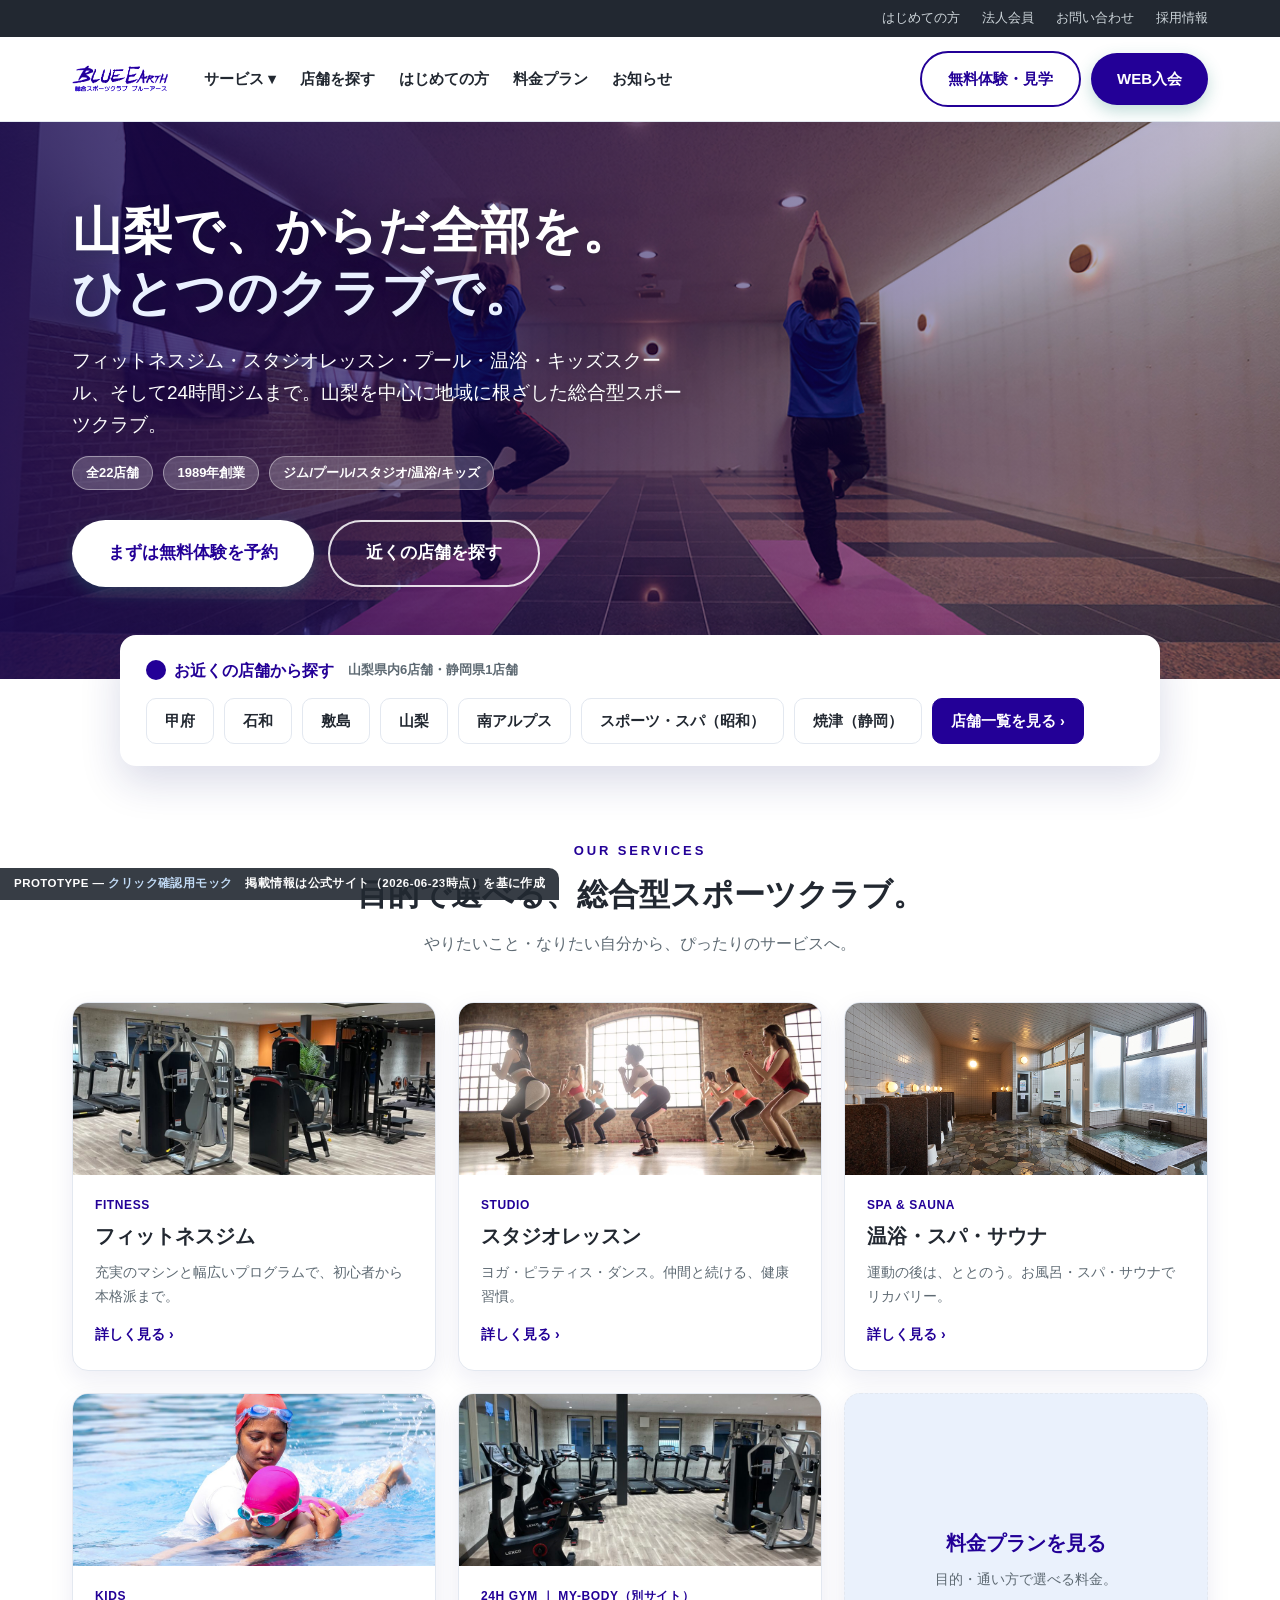
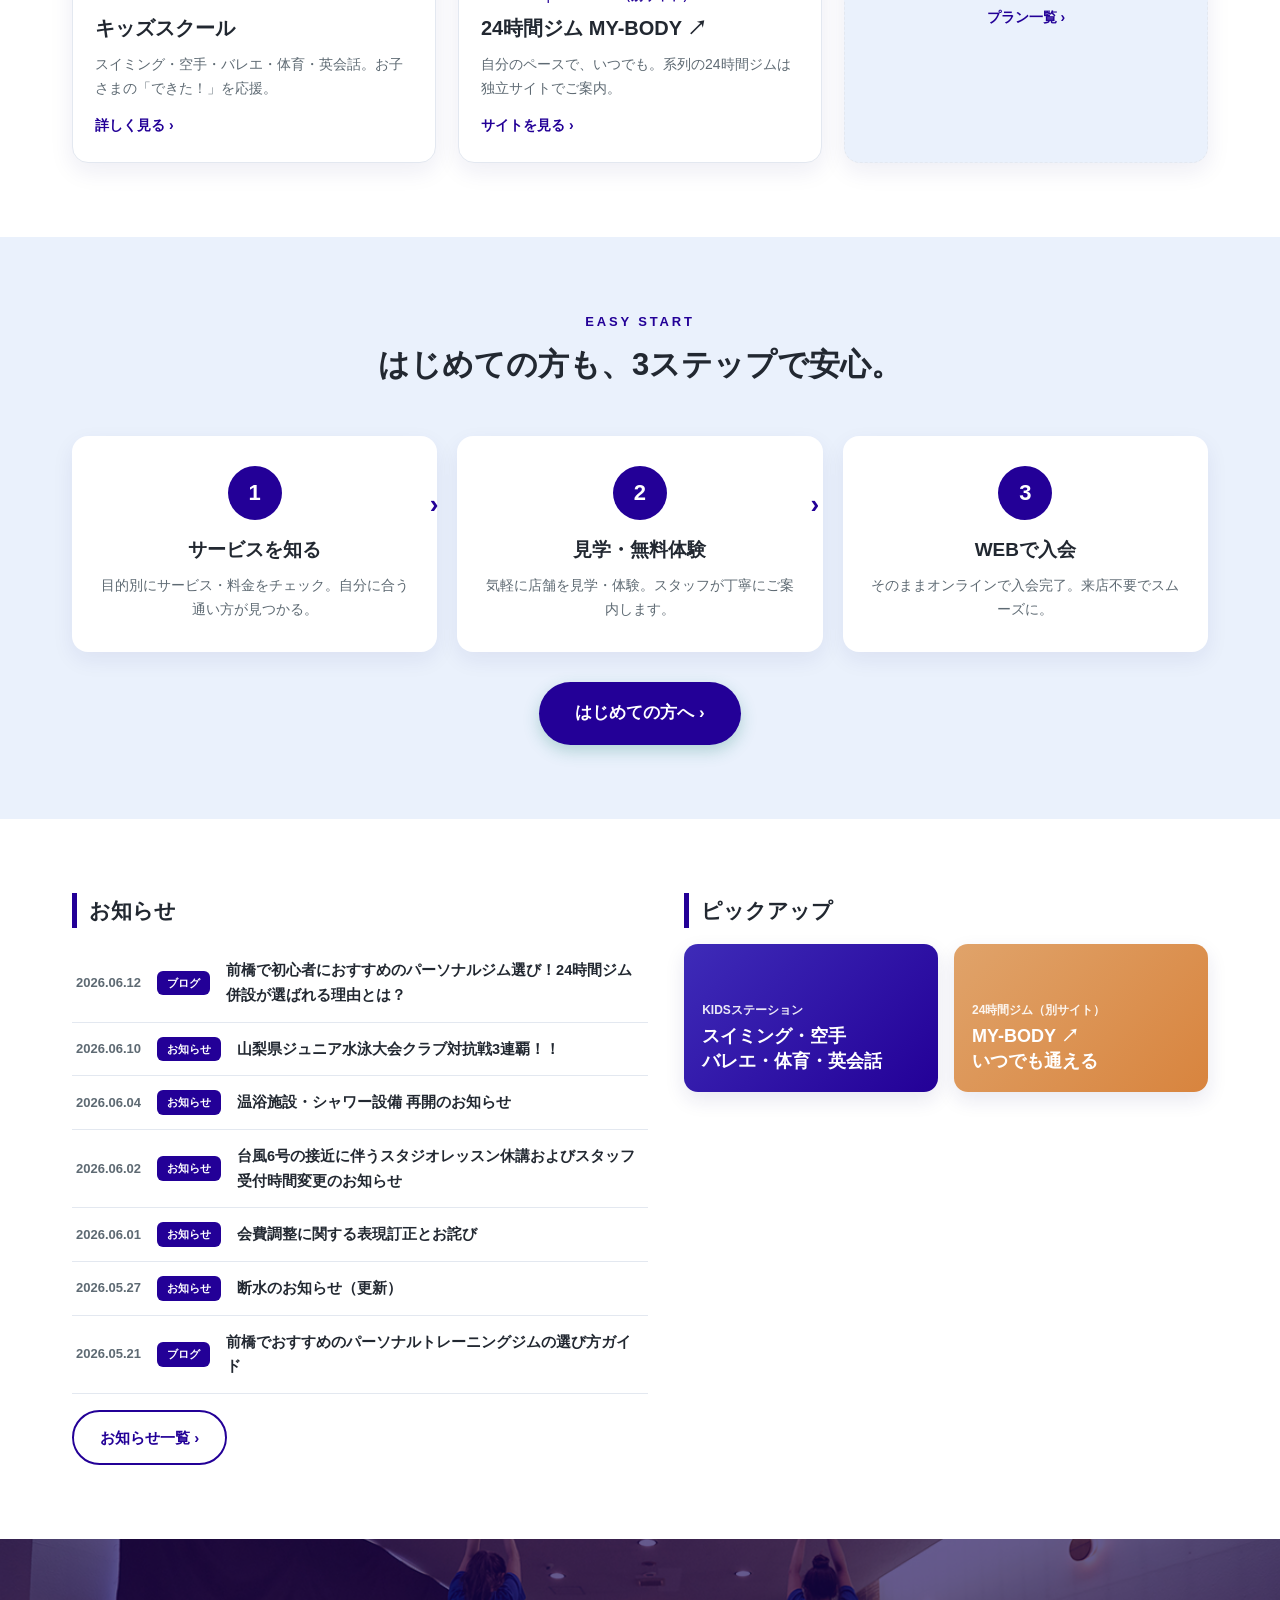
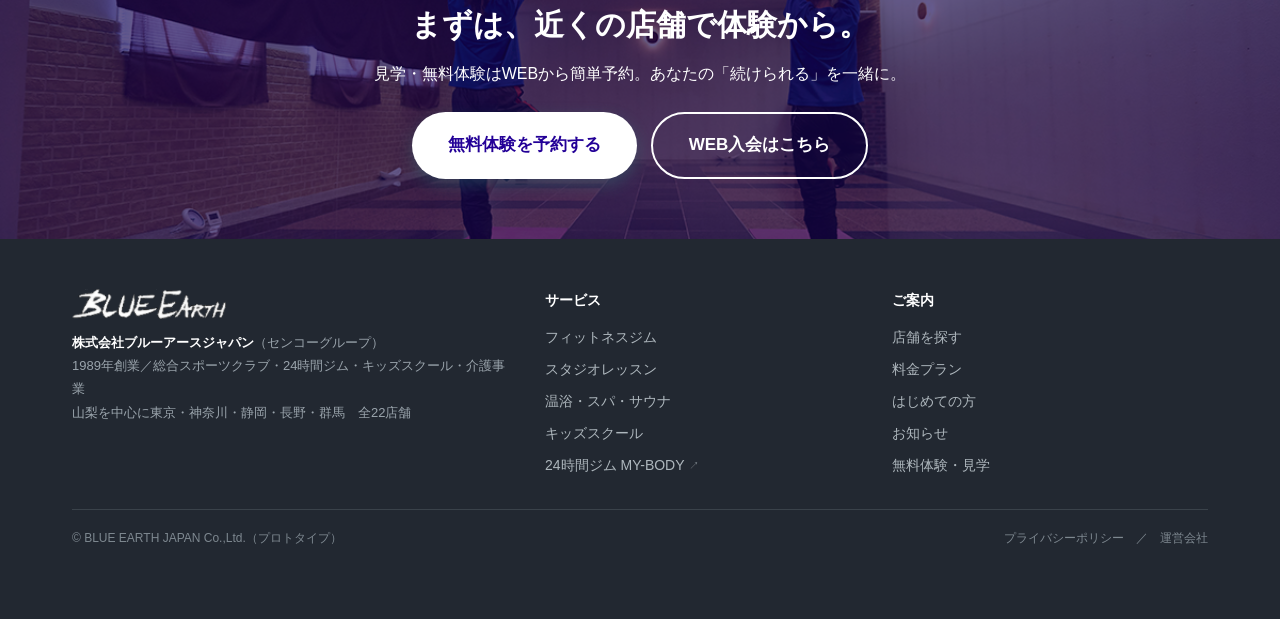
<file: index.html>
<!DOCTYPE html>
<html lang="ja">
<head>
<meta charset="UTF-8">
<meta name="viewport" content="width=device-width, initial-scale=1.0">
<title>総合スポーツクラブ BLUE EARTH｜山梨・東京・神奈川・静岡・長野・群馬</title>
<meta name="description" content="ジム・スタジオ・サウナ・温泉・キッズスイミング、そして24時間ジムまで。山梨を中心に展開する地域密着の総合型スポーツクラブ BLUE EARTH。無料体験・見学はWEBから。">
<link rel="stylesheet" href="assets/css/be.css">
</head>
<body data-site="be" data-active="">
<div id="site-header"></div>

<main>
<!-- HERO -->
<section class="hero" style="background-image:url(assets/img/be_hero.jpg)">
  <div class="hero-in">
    <h1>山梨で、からだ全部を。<br><span class="accent">ひとつのクラブで。</span></h1>
    <p class="lead">フィットネスジム・スタジオレッスン・プール・温浴・キッズスクール、そして24時間ジムまで。山梨を中心に地域に根ざした総合型スポーツクラブ。</p>
    <div class="badges"><span>全22店舗</span><span>1989年創業</span><span>ジム/プール/スタジオ/温浴/キッズ</span></div>
    <div class="hero-cta">
      <a class="btn btn-primary btn-lg" href="trial.html">まずは無料体験を予約</a>
      <a class="btn btn-ghost btn-lg" href="stores.html">近くの店舗を探す</a>
    </div>
  </div>
</section>

<!-- STORE SEARCH -->
<div class="wrap" id="search">
  <div class="search">
    <h2><span class="pin"></span>お近くの店舗から探す<span style="font-weight:600;color:var(--gray);font-size:13px;margin-left:6px">山梨県内6店舗・静岡県1店舗</span></h2>
    <div class="areas">
      <a href="store.html?id=kofu">甲府</a><a href="store.html?id=isawa">石和</a><a href="store.html?id=shikishima">敷島</a><a href="store.html?id=yamanashi">山梨</a><a href="store.html?id=minamialps">南アルプス</a><a href="store.html?id=sports-spa">スポーツ・スパ（昭和）</a><a href="store.html?id=yaizu">焼津（静岡）</a>
      <a href="stores.html" class="go">店舗一覧を見る ›</a>
    </div>
  </div>
</div>

<!-- 事業別カテゴリ -->
<section class="block" id="cats">
  <div class="wrap">
    <div class="shead">
      <div class="en">OUR SERVICES</div>
      <h2>目的で選べる、総合型スポーツクラブ。</h2>
      <p>やりたいこと・なりたい自分から、ぴったりのサービスへ。</p>
    </div>
    <div class="cats">
      <a class="cat" href="fitness.html"><div class="ph" style="background-image:url(assets/img/be_fitness.jpg)"></div><div class="body"><div class="tag">FITNESS</div><h3>フィットネスジム</h3><p>充実のマシンと幅広いプログラムで、初心者から本格派まで。</p><div class="more">詳しく見る ›</div></div></a>
      <a class="cat" href="studio.html"><div class="ph" style="background-image:url(assets/img/be_studio.jpg)"></div><div class="body"><div class="tag">STUDIO</div><h3>スタジオレッスン</h3><p>ヨガ・ピラティス・ダンス。仲間と続ける、健康習慣。</p><div class="more">詳しく見る ›</div></div></a>
      <a class="cat" href="spa.html"><div class="ph" style="background-image:url(assets/img/be_spa.jpg)"></div><div class="body"><div class="tag">SPA & SAUNA</div><h3>温浴・スパ・サウナ</h3><p>運動の後は、ととのう。お風呂・スパ・サウナでリカバリー。</p><div class="more">詳しく見る ›</div></div></a>
      <a class="cat" href="kids.html"><div class="ph" style="background-image:url(assets/img/be_kids.jpg)"></div><div class="body"><div class="tag">KIDS</div><h3>キッズスクール</h3><p>スイミング・空手・バレエ・体育・英会話。お子さまの「できた！」を応援。</p><div class="more">詳しく見る ›</div></div></a>
      <a class="cat" href="https://sotasato0609.github.io/mybody-prototype/"><div class="ph" style="background-image:url(assets/img/be_mybodycat.jpg)"></div><div class="body"><div class="tag">24H GYM ｜ MY-BODY（別サイト）</div><h3>24時間ジム MY-BODY ↗</h3><p>自分のペースで、いつでも。系列の24時間ジムは独立サイトでご案内。</p><div class="more">サイトを見る ›</div></div></a>
      <a class="cat" href="pricing.html" style="display:flex;align-items:center;justify-content:center;background:var(--teal-lt);border-style:dashed"><div class="body" style="text-align:center"><h3 style="color:var(--teal-dk)">料金プランを見る</h3><p>目的・通い方で選べる料金。</p><div class="more">プラン一覧 ›</div></div></a>
    </div>
  </div>
</section>

<!-- 3 STEP -->
<div class="bg-teal-lt"><section class="block"><div class="wrap">
  <div class="shead">
    <div class="en">EASY START</div>
    <h2 id="first">はじめての方も、3ステップで安心。</h2>
  </div>
  <div class="steps">
    <div class="arrow" style="left:31.5%">›</div>
    <div class="arrow" style="left:65%">›</div>
    <div class="step"><div class="no">1</div><h3>サービスを知る</h3><p>目的別にサービス・料金をチェック。自分に合う通い方が見つかる。</p></div>
    <div class="step"><div class="no">2</div><h3>見学・無料体験</h3><p>気軽に店舗を見学・体験。スタッフが丁寧にご案内します。</p></div>
    <div class="step"><div class="no">3</div><h3>WEBで入会</h3><p>そのままオンラインで入会完了。来店不要でスムーズに。</p></div>
  </div>
  <div class="center" style="margin-top:30px"><a class="btn btn-primary btn-lg" href="first.html">はじめての方へ ›</a></div>
</div></section></div>

<!-- NEWS / CAMPAIGN -->
<section class="block" id="news"><div class="wrap">
  <div class="news">
    <div class="panel">
      <h3 class="ph3">お知らせ</h3>
      <div class="nlist" id="news-list"></div>
      <div style="margin-top:16px"><a class="btn btn-ghost" href="news.html">お知らせ一覧 ›</a></div>
    </div>
    <div class="panel">
      <h3 class="ph3">ピックアップ</h3>
      <div class="camps">
        <a class="camp a" href="kids.html"><div class="lab">KIDSステーション</div><h4>スイミング・空手<br>バレエ・体育・英会話</h4></a>
        <a class="camp b" href="https://sotasato0609.github.io/mybody-prototype/"><div class="lab">24時間ジム（別サイト）</div><h4>MY-BODY ↗<br>いつでも通える</h4></a>
      </div>
    </div>
  </div>
</div></section>

<!-- CTA BAND -->
<section class="cta-band" style="background-image:url(assets/img/be_hero.jpg)"><div class="in">
  <h2>まずは、近くの店舗で体験から。</h2>
  <p>見学・無料体験はWEBから簡単予約。あなたの「続けられる」を一緒に。</p>
  <div class="row">
    <a class="btn btn-primary btn-lg" href="trial.html">無料体験を予約する</a>
    <a class="btn btn-ghost btn-lg" href="join.html">WEB入会はこちら</a>
  </div>
</div></section>
</main>

<div id="site-footer"></div>
<script src="assets/data/stores.js"></script>
<script src="assets/js/site.js"></script>
</body>
</html>
</file>
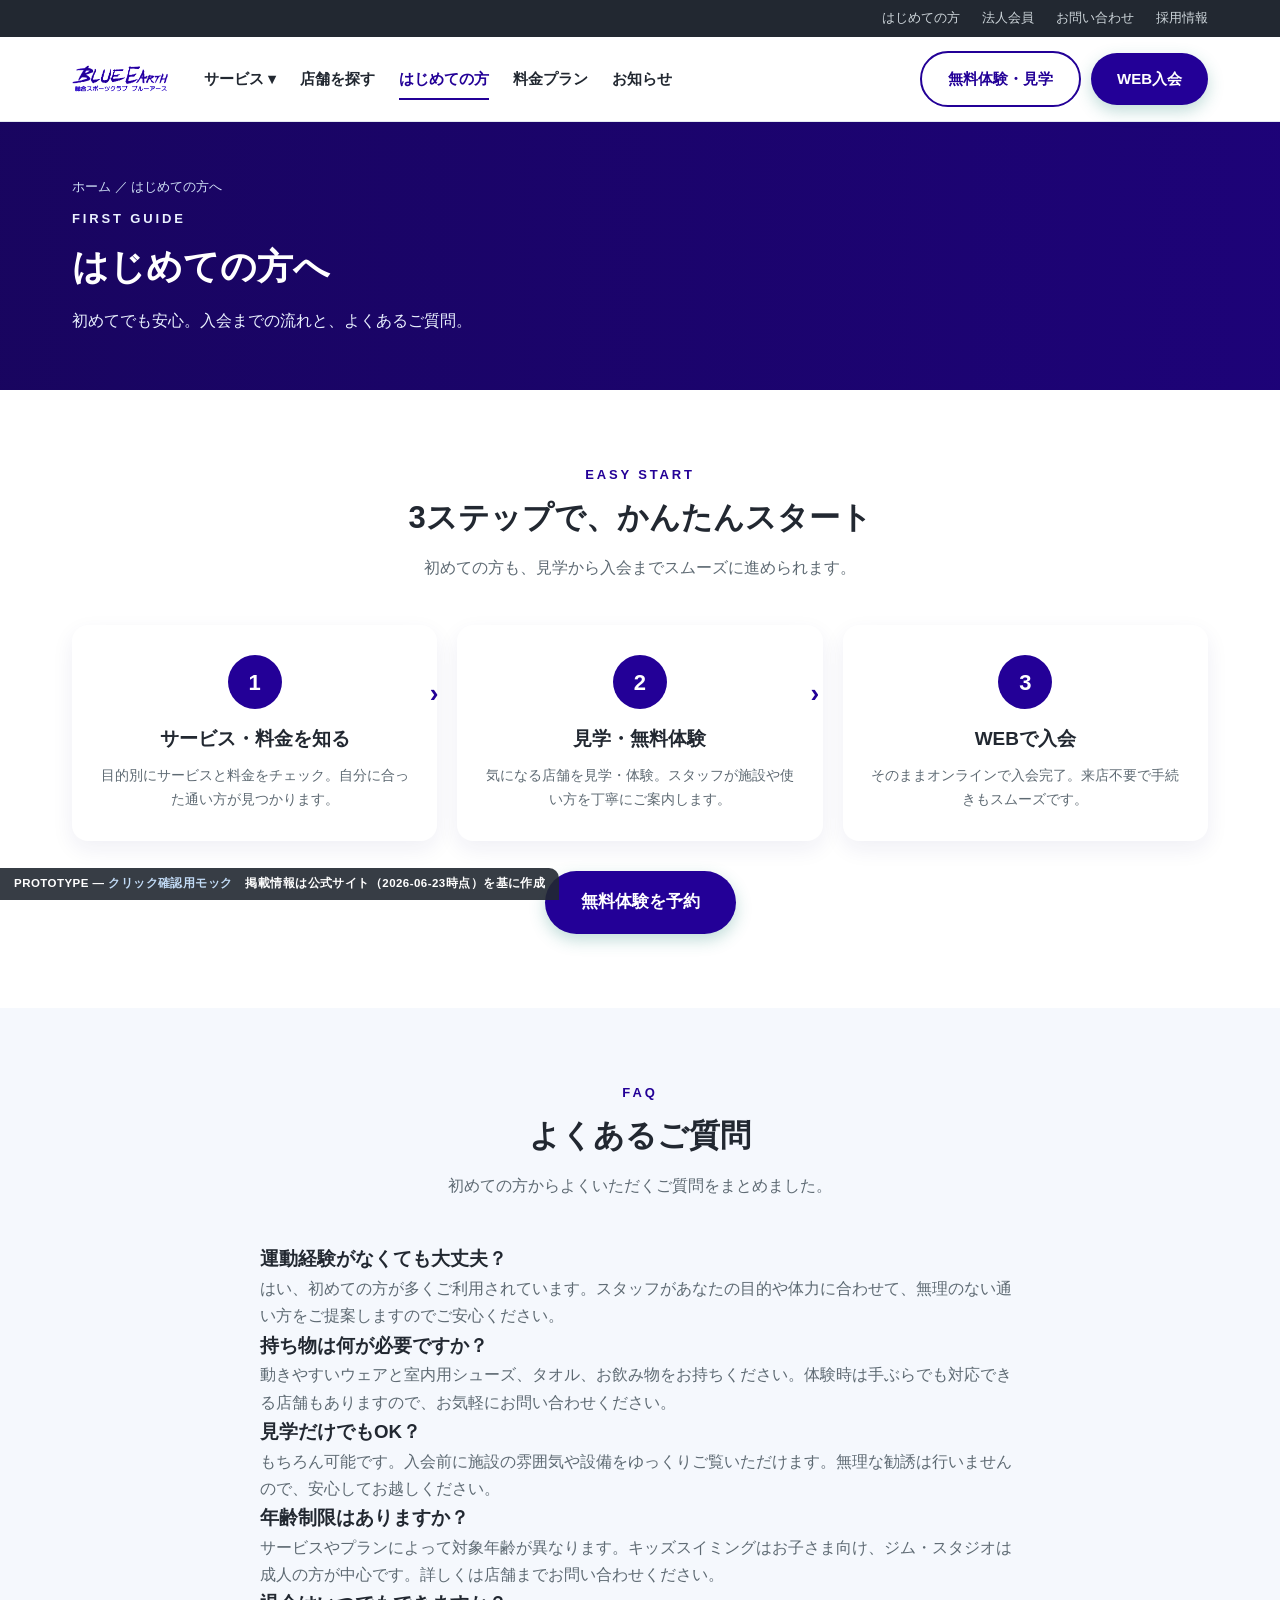
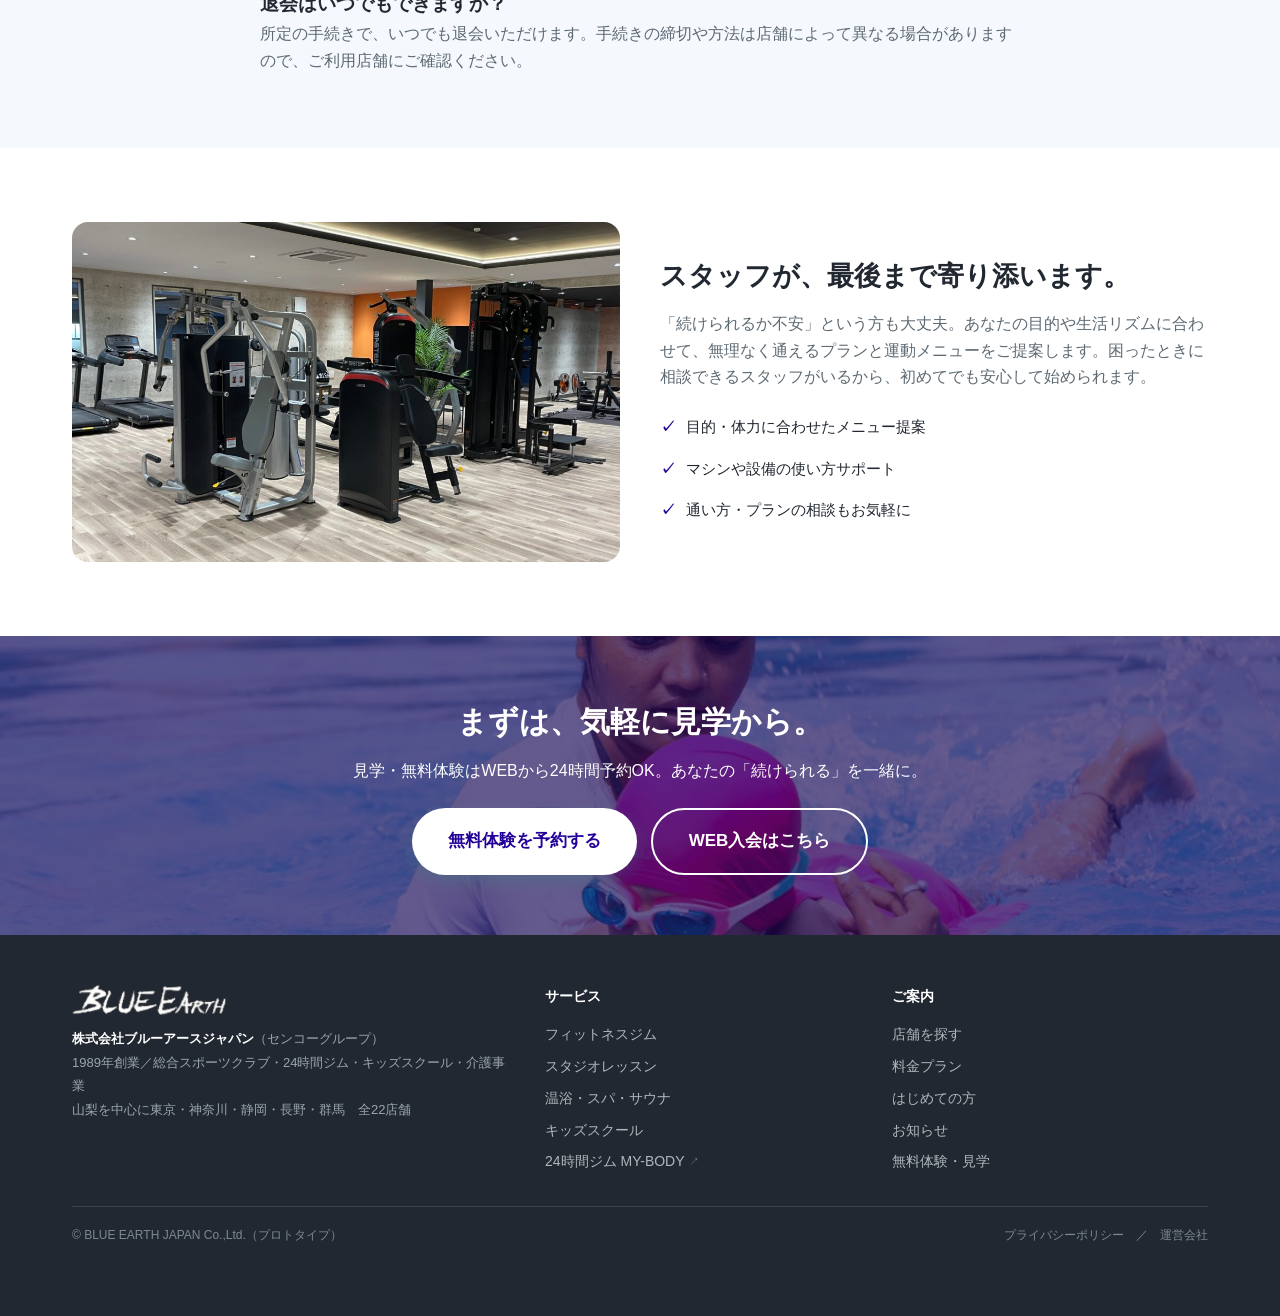
<file: first.html>
<!DOCTYPE html>
<html lang="ja">
<head>
<meta charset="UTF-8">
<meta name="viewport" content="width=device-width, initial-scale=1.0">
<title>はじめての方へ｜総合スポーツクラブ BLUE EARTH</title>
<meta name="description" content="初めてでも安心。入会までの流れと、よくあるご質問をご案内します。総合スポーツクラブ BLUE EARTH。">
<link rel="stylesheet" href="assets/css/be.css">
</head>
<body data-site="be" data-active="first">
<div id="site-header"></div>

<main>
<section class="phero"><div class="phero-in">
  <div class="crumb"><a href="index.html">ホーム</a> ／ はじめての方へ</div>
  <div class="en">FIRST GUIDE</div><h1>はじめての方へ</h1><p>初めてでも安心。入会までの流れと、よくあるご質問。</p>
</div></section>

<section class="block"><div class="wrap">
  <div class="shead"><div class="en">EASY START</div><h2>3ステップで、かんたんスタート</h2><p>初めての方も、見学から入会までスムーズに進められます。</p></div>
  <div class="steps">
    <div class="arrow" style="left:31.5%">›</div>
    <div class="arrow" style="left:65%">›</div>
    <div class="step"><div class="no">1</div><h3>サービス・料金を知る</h3><p>目的別にサービスと料金をチェック。自分に合った通い方が見つかります。</p></div>
    <div class="step"><div class="no">2</div><h3>見学・無料体験</h3><p>気になる店舗を見学・体験。スタッフが施設や使い方を丁寧にご案内します。</p></div>
    <div class="step"><div class="no">3</div><h3>WEBで入会</h3><p>そのままオンラインで入会完了。来店不要で手続きもスムーズです。</p></div>
  </div>
  <div class="center" style="margin-top:30px"><a class="btn btn-primary btn-lg" href="trial.html">無料体験を予約</a></div>
</div></section>

<div class="bg-soft"><section class="block"><div class="wrap">
  <div class="shead"><div class="en">FAQ</div><h2>よくあるご質問</h2><p>初めての方からよくいただくご質問をまとめました。</p></div>
  <div style="max-width:760px;margin:0 auto">
    <h3>運動経験がなくても大丈夫？</h3>
    <p class="muted">はい、初めての方が多くご利用されています。スタッフがあなたの目的や体力に合わせて、無理のない通い方をご提案しますのでご安心ください。</p>
    <h3>持ち物は何が必要ですか？</h3>
    <p class="muted">動きやすいウェアと室内用シューズ、タオル、お飲み物をお持ちください。体験時は手ぶらでも対応できる店舗もありますので、お気軽にお問い合わせください。</p>
    <h3>見学だけでもOK？</h3>
    <p class="muted">もちろん可能です。入会前に施設の雰囲気や設備をゆっくりご覧いただけます。無理な勧誘は行いませんので、安心してお越しください。</p>
    <h3>年齢制限はありますか？</h3>
    <p class="muted">サービスやプランによって対象年齢が異なります。キッズスイミングはお子さま向け、ジム・スタジオは成人の方が中心です。詳しくは店舗までお問い合わせください。</p>
    <h3>退会はいつでもできますか？</h3>
    <p class="muted">所定の手続きで、いつでも退会いただけます。手続きの締切や方法は店舗によって異なる場合がありますので、ご利用店舗にご確認ください。</p>
  </div>
</div></section></div>

<section class="block"><div class="wrap">
  <div class="split">
    <div class="imgbox" style="background-image:url(assets/img/be_fitness.jpg)"></div>
    <div>
      <h2>スタッフが、最後まで寄り添います。</h2>
      <p>「続けられるか不安」という方も大丈夫。あなたの目的や生活リズムに合わせて、無理なく通えるプランと運動メニューをご提案します。困ったときに相談できるスタッフがいるから、初めてでも安心して始められます。</p>
      <ul class="ulist">
        <li>目的・体力に合わせたメニュー提案</li>
        <li>マシンや設備の使い方サポート</li>
        <li>通い方・プランの相談もお気軽に</li>
      </ul>
    </div>
  </div>
</div></section>

<section class="cta-band" style="background-image:url(assets/img/be_kids.jpg)"><div class="in">
  <h2>まずは、気軽に見学から。</h2><p>見学・無料体験はWEBから24時間予約OK。あなたの「続けられる」を一緒に。</p>
  <div class="row"><a class="btn btn-primary btn-lg" href="trial.html">無料体験を予約する</a><a class="btn btn-ghost btn-lg" href="join.html">WEB入会はこちら</a></div>
</div></section>
</main>

<div id="site-footer"></div>
<script src="assets/data/stores.js"></script>
<script src="assets/js/site.js"></script>
</body>
</html>
</file>
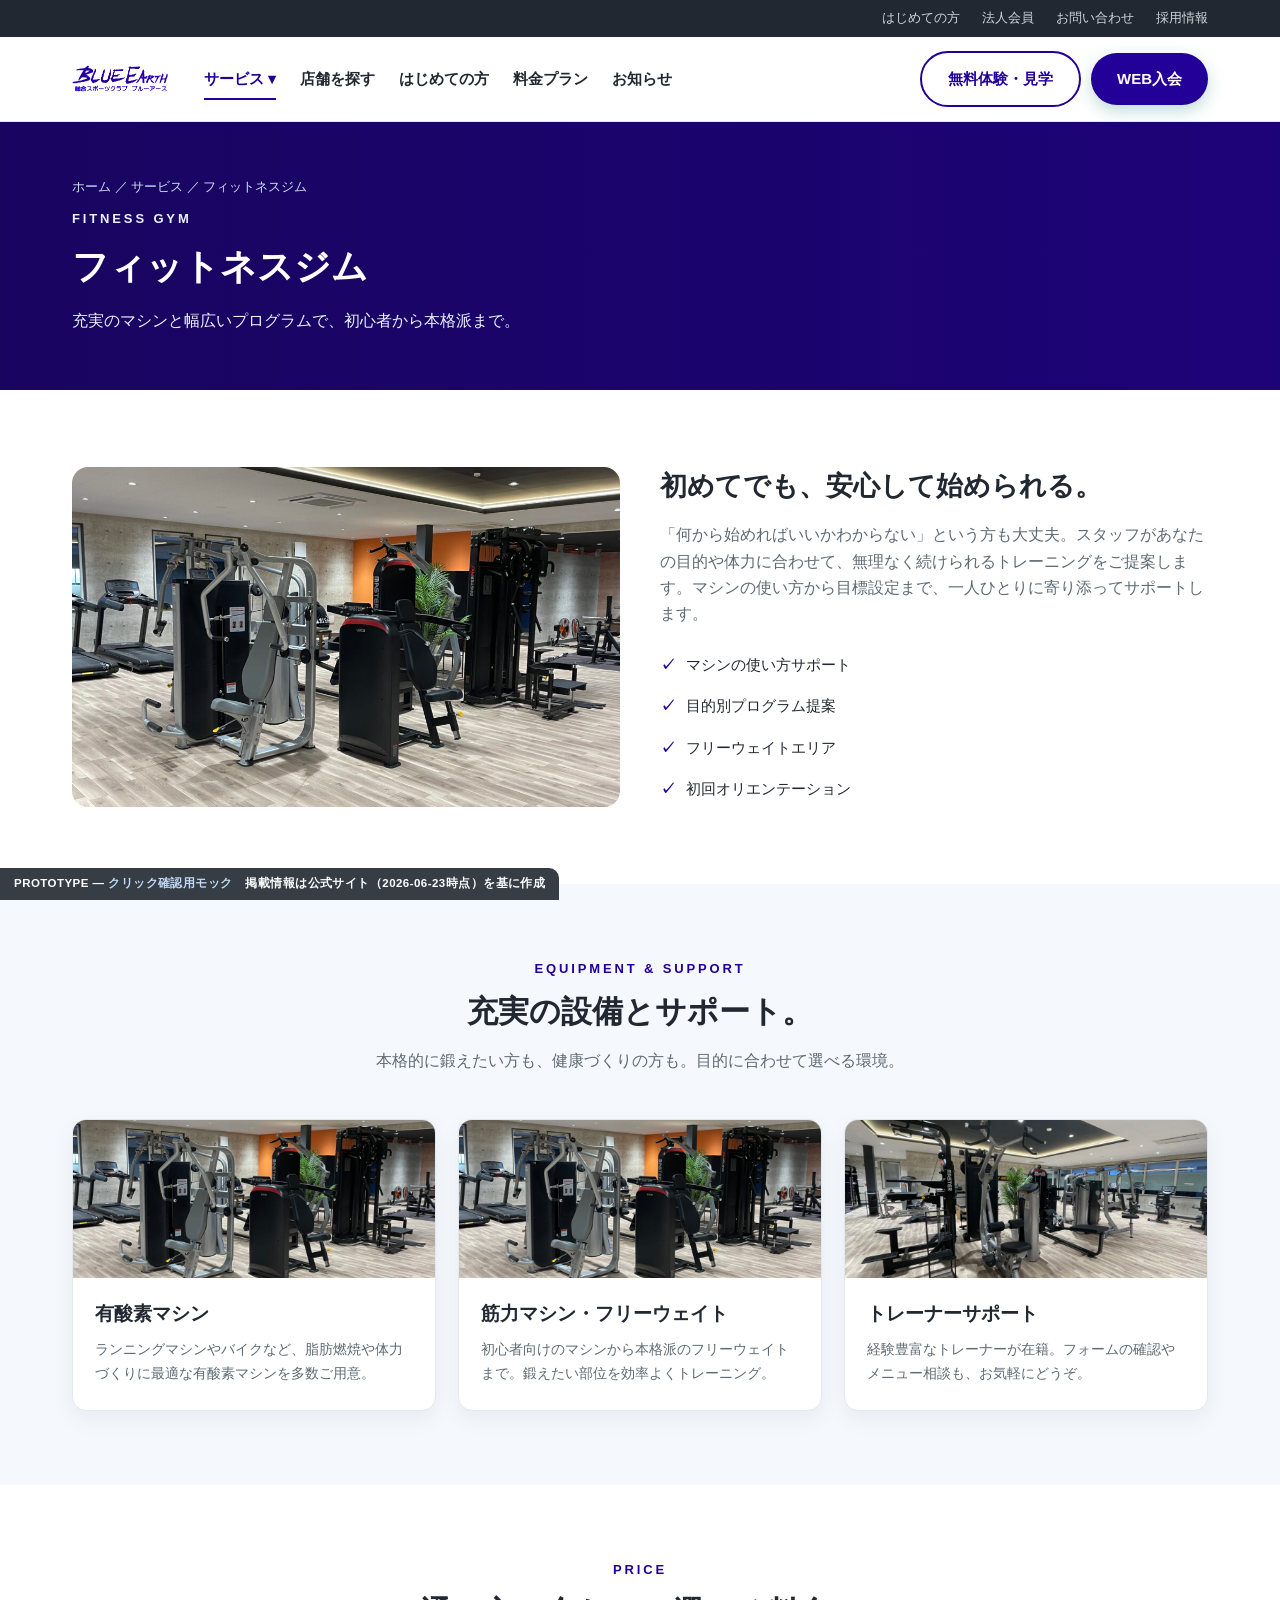
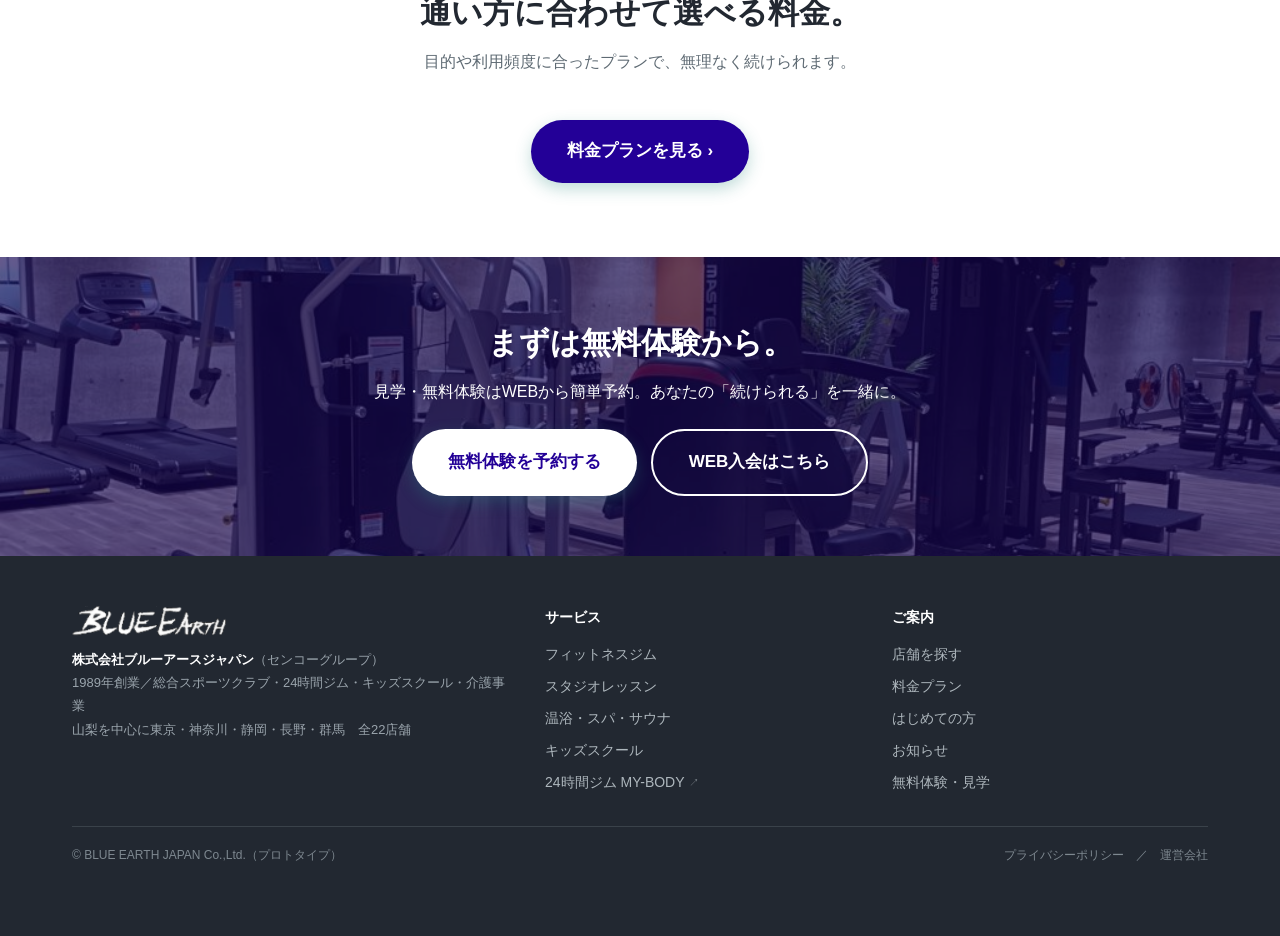
<file: fitness.html>
<!DOCTYPE html>
<html lang="ja">
<head>
<meta charset="UTF-8">
<meta name="viewport" content="width=device-width, initial-scale=1.0">
<title>フィットネスジム｜総合スポーツクラブ BLUE EARTH</title>
<meta name="description" content="充実のマシンと幅広いプログラムで、初心者から本格派まで。総合スポーツクラブ BLUE EARTH のフィットネスジム。初回オリエンテーションやトレーナーサポートで、はじめての方も安心。">
<link rel="stylesheet" href="assets/css/be.css">
</head>
<body data-site="be" data-active="services">
<div id="site-header"></div>

<main>
<section class="phero">
  <div class="phero-in">
    <div class="crumb"><a href="index.html">ホーム</a> ／ サービス ／ フィットネスジム</div>
    <div class="en">FITNESS GYM</div>
    <h1>フィットネスジム</h1>
    <p>充実のマシンと幅広いプログラムで、初心者から本格派まで。</p>
  </div>
</section>

<section class="block"><div class="wrap">
  <div class="split">
    <div class="imgbox" style="background-image:url(assets/img/be_fitness.jpg)"></div>
    <div>
      <h2>初めてでも、安心して始められる。</h2>
      <p>「何から始めればいいかわからない」という方も大丈夫。スタッフがあなたの目的や体力に合わせて、無理なく続けられるトレーニングをご提案します。マシンの使い方から目標設定まで、一人ひとりに寄り添ってサポートします。</p>
      <ul class="ulist">
        <li>マシンの使い方サポート</li>
        <li>目的別プログラム提案</li>
        <li>フリーウェイトエリア</li>
        <li>初回オリエンテーション</li>
      </ul>
    </div>
  </div>
</div></section>

<div class="bg-soft"><section class="block"><div class="wrap">
  <div class="shead">
    <div class="en">EQUIPMENT & SUPPORT</div>
    <h2>充実の設備とサポート。</h2>
    <p>本格的に鍛えたい方も、健康づくりの方も。目的に合わせて選べる環境。</p>
  </div>
  <div class="feats">
    <div class="feat"><div class="ph" style="background-image:url(assets/img/be_fitness.jpg)"></div><div class="body"><h3>有酸素マシン</h3><p>ランニングマシンやバイクなど、脂肪燃焼や体力づくりに最適な有酸素マシンを多数ご用意。</p></div></div>
    <div class="feat"><div class="ph" style="background-image:url(assets/img/mb_1.jpg)"></div><div class="body"><h3>筋力マシン・フリーウェイト</h3><p>初心者向けのマシンから本格派のフリーウェイトまで。鍛えたい部位を効率よくトレーニング。</p></div></div>
    <div class="feat"><div class="ph" style="background-image:url(assets/img/mb_2.jpg)"></div><div class="body"><h3>トレーナーサポート</h3><p>経験豊富なトレーナーが在籍。フォームの確認やメニュー相談も、お気軽にどうぞ。</p></div></div>
  </div>
</div></section></div>

<section class="block"><div class="wrap">
  <div class="shead">
    <div class="en">PRICE</div>
    <h2>通い方に合わせて選べる料金。</h2>
    <p>目的や利用頻度に合ったプランで、無理なく続けられます。</p>
  </div>
  <div class="center"><a class="btn btn-primary btn-lg" href="pricing.html">料金プランを見る ›</a></div>
</div></section>

<section class="cta-band" style="background-image:url(assets/img/be_fitness.jpg)"><div class="in">
  <h2>まずは無料体験から。</h2>
  <p>見学・無料体験はWEBから簡単予約。あなたの「続けられる」を一緒に。</p>
  <div class="row"><a class="btn btn-primary btn-lg" href="trial.html">無料体験を予約する</a><a class="btn btn-ghost btn-lg" href="join.html">WEB入会はこちら</a></div>
</div></section>
</main>

<div id="site-footer"></div>
<script src="assets/data/stores.js"></script>
<script src="assets/js/site.js"></script>
</body>
</html>
</file>
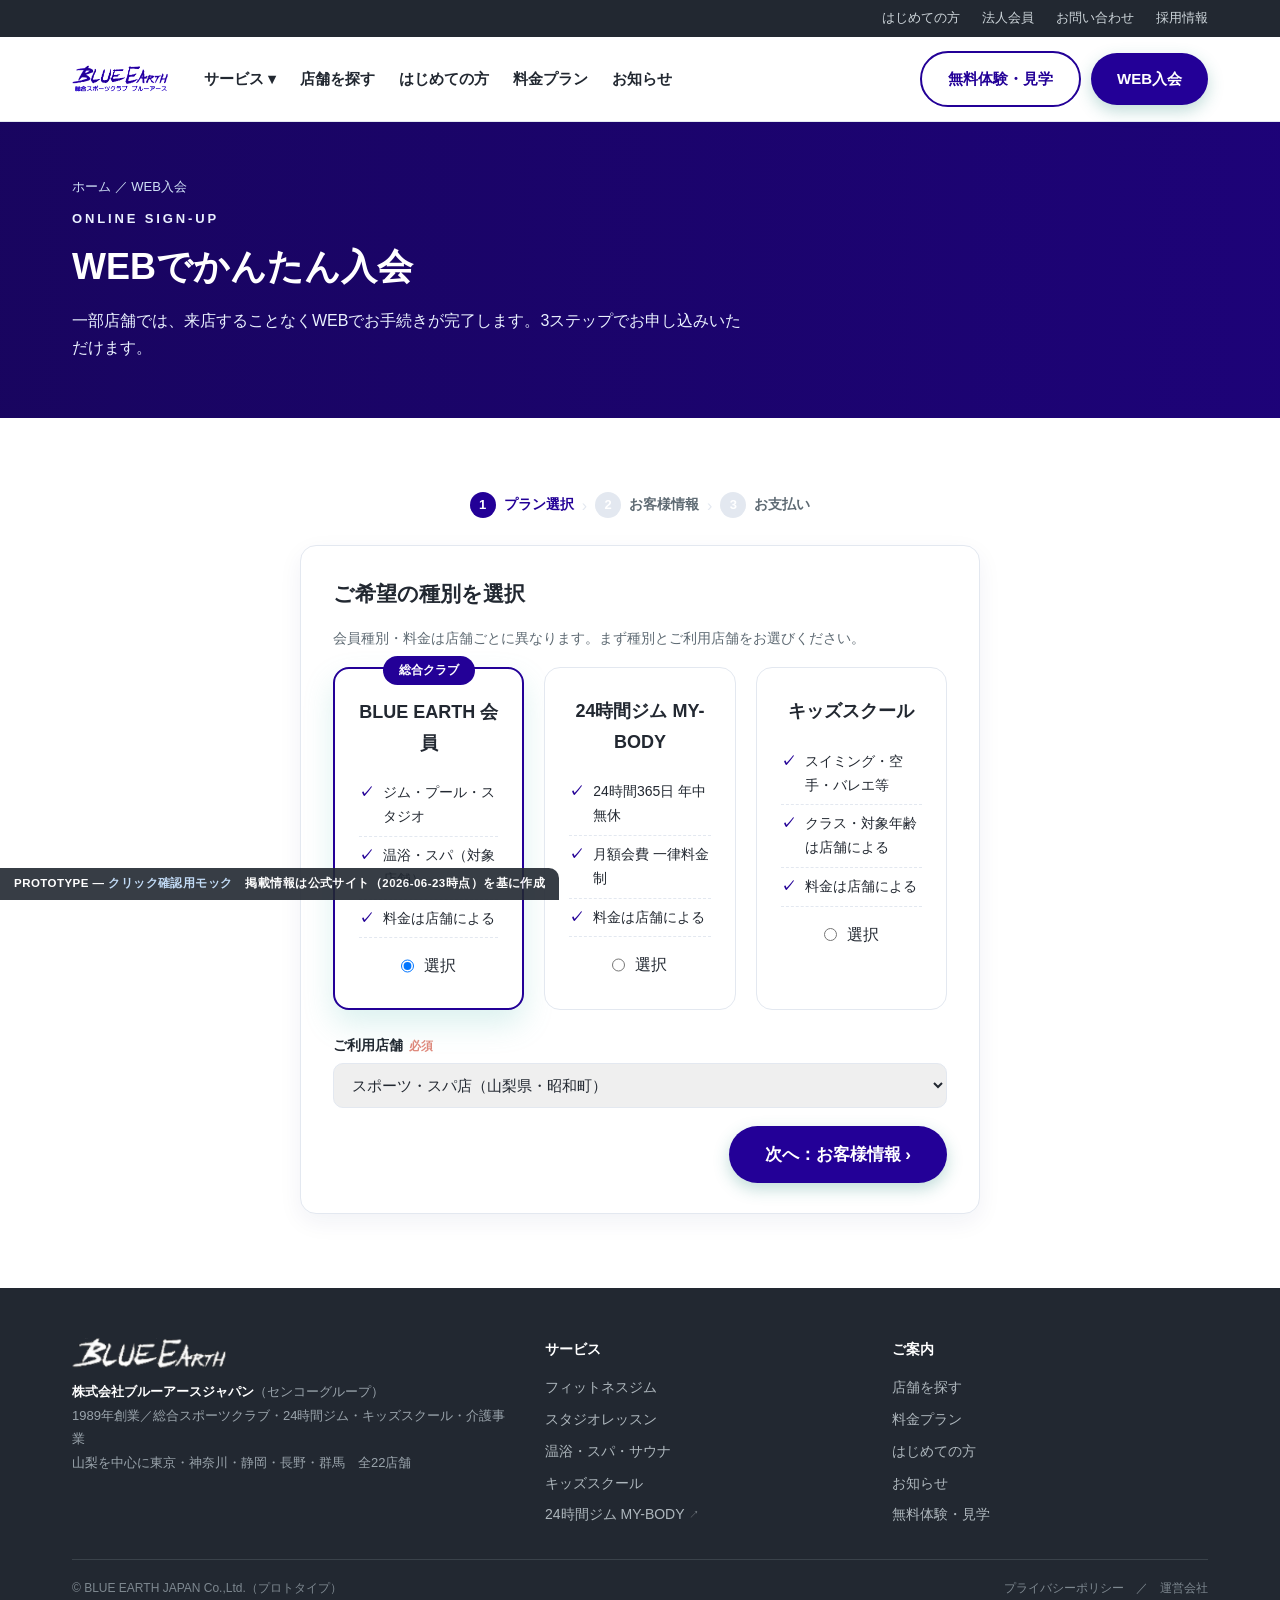
<file: join.html>
<!DOCTYPE html>
<html lang="ja">
<head>
<meta charset="UTF-8">
<meta name="viewport" content="width=device-width, initial-scale=1.0">
<title>WEB入会｜総合スポーツクラブ BLUE EARTH</title>
<meta name="description" content="来店不要でかんたんWEB入会（対象店舗）。店舗・会員種別の選択、お客様情報、お支払いの3ステップで完了します。">
<link rel="stylesheet" href="assets/css/be.css">
</head>
<body data-site="be" data-active="">
<div id="site-header"></div>

<main>
<section class="phero">
  <div class="phero-in">
    <div class="crumb"><a href="index.html">ホーム</a> ／ WEB入会</div>
    <div class="en">ONLINE SIGN-UP</div>
    <h1>WEBでかんたん入会</h1>
    <p>一部店舗では、来店することなくWEBでお手続きが完了します。3ステップでお申し込みいただけます。</p>
  </div>
</section>

<section class="block"><div class="wrap"><div class="formwrap">
  <div class="steps-bar">
    <span class="sb on" data-n="1"><span class="n">1</span>プラン選択</span><span class="sep">›</span>
    <span class="sb" data-n="2"><span class="n">2</span>お客様情報</span><span class="sep">›</span>
    <span class="sb" data-n="3"><span class="n">3</span>お支払い</span>
  </div>

  <form class="fcard" id="join-form">
    <!-- STEP 1 -->
    <div data-step="1">
      <h2 style="font-size:21px;font-weight:800;margin-bottom:16px">ご希望の種別を選択</h2>
      <p class="muted" style="margin-bottom:16px;font-size:14px">会員種別・料金は店舗ごとに異なります。まず種別とご利用店舗をお選びください。</p>
      <div class="plans" style="grid-template-columns:1fr 1fr 1fr">
        <div class="plan feat-plan"><div class="rec">総合クラブ</div><h3>BLUE EARTH 会員</h3><ul><li>ジム・プール・スタジオ</li><li>温浴・スパ（対象店舗）</li><li>料金は店舗による</li></ul><label class="chooser" style="margin-top:14px;justify-content:center"><input type="radio" name="plan" checked>選択</label></div>
        <div class="plan"><h3>24時間ジム MY-BODY</h3><ul><li>24時間365日 年中無休</li><li>月額会費 一律料金制</li><li>料金は店舗による</li></ul><label class="chooser" style="margin-top:14px;justify-content:center"><input type="radio" name="plan">選択</label></div>
        <div class="plan"><h3>キッズスクール</h3><ul><li>スイミング・空手・バレエ等</li><li>クラス・対象年齢は店舗による</li><li>料金は店舗による</li></ul><label class="chooser" style="margin-top:14px;justify-content:center"><input type="radio" name="plan">選択</label></div>
      </div>
      <div class="field" style="margin-top:24px"><label>ご利用店舗<span class="req">必須</span></label>
        <select><option>スポーツ・スパ店（山梨県・昭和町）</option><option>甲府店（山梨県）</option><option>敷島店（山梨県）</option><option>石和店（山梨県）</option><option>山梨店（山梨県）</option><option>南アルプス店（山梨県）</option><option>ブルーアース焼津店（静岡県）</option><option>MY-BODY 潮見店（東京都）</option><option>MY-BODY 南橋本店（神奈川県）</option><option>MY-BODY 前橋店（群馬県）</option><option>MY-BODY 佐久インターウェーブ店（長野県）</option></select>
      </div>
      <div style="margin-top:8px;text-align:right"><button class="btn btn-primary btn-lg" data-next type="button">次へ：お客様情報 ›</button></div>
    </div>

    <!-- STEP 2 -->
    <div data-step="2" class="hidden">
      <h2 style="font-size:21px;font-weight:800;margin-bottom:16px">お客様情報のご入力</h2>
      <div class="frow">
        <div class="field"><label>お名前<span class="req">必須</span></label><input type="text" placeholder="山梨 太郎"></div>
        <div class="field"><label>フリガナ<span class="req">必須</span></label><input type="text" placeholder="ヤマナシ タロウ"></div>
      </div>
      <div class="frow">
        <div class="field"><label>生年月日<span class="req">必須</span></label><input type="date"></div>
        <div class="field"><label>電話番号<span class="req">必須</span></label><input type="tel" placeholder="090-0000-0000"></div>
      </div>
      <div class="field"><label>メールアドレス<span class="req">必須</span></label><input type="email" placeholder="example@mail.com"></div>
      <div class="field"><label>ご住所<span class="req">必須</span></label><input type="text" placeholder="山梨県甲府市○○町1-2-3"></div>
      <div style="margin-top:8px;display:flex;justify-content:space-between;gap:10px">
        <button class="btn btn-ghost" data-prev type="button">‹ 戻る</button>
        <button class="btn btn-primary btn-lg" data-next type="button">次へ：お支払い ›</button>
      </div>
    </div>

    <!-- STEP 3 -->
    <div data-step="3" class="hidden">
      <h2 style="font-size:21px;font-weight:800;margin-bottom:16px">お支払い方法</h2>
      <div class="field">
        <label>お支払い方法<span class="req">必須</span></label>
        <div class="chooser">
          <label><input type="radio" name="pay" checked>クレジットカード</label>
          <label><input type="radio" name="pay">口座振替</label>
        </div>
      </div>
      <div class="frow">
        <div class="field"><label>カード番号</label><input type="text" placeholder="0000 0000 0000 0000"></div>
        <div class="field"><label>有効期限</label><input type="text" placeholder="MM / YY"></div>
      </div>
      <div class="field" style="background:var(--teal-lt);border-radius:12px;padding:16px 18px">
        <div style="display:flex;justify-content:space-between;font-weight:700"><span>初回お支払い</span><span style="color:var(--teal-dk)">入会金・登録手数料・月会費（2ヶ月分）</span></div>
        <p class="muted" style="font-size:13px;margin-top:6px">※入会時の必要費用は店舗・会員種別により異なります。プロトタイプのため、実際の決済は行われません。</p>
      </div>
      <label class="chooser" style="border:0;padding:4px 0"><input type="checkbox" checked>利用規約・プライバシーポリシーに同意する</label>
      <div style="margin-top:14px;display:flex;justify-content:space-between;gap:10px">
        <button class="btn btn-ghost" data-prev type="button">‹ 戻る</button>
        <button class="btn btn-primary btn-lg" type="submit">入会を申し込む</button>
      </div>
    </div>
  </form>

  <div class="fcard hidden" id="join-thanks">
    <div class="thanks">
      <div class="chk">✓</div>
      <h2>ご入会ありがとうございます</h2>
      <p class="muted" style="margin-top:12px">WEB入会のお申し込みを承りました。<br>確認メールをお送りしました（※サンプル動作）。当日からご利用いただけます。</p>
      <div style="margin-top:24px;display:flex;gap:12px;justify-content:center;flex-wrap:wrap">
        <a class="btn btn-primary" href="index.html">トップに戻る</a>
        <a class="btn btn-ghost" href="first.html">はじめての方へ</a>
      </div>
    </div>
  </div>
</div></div></section>
</main>

<div id="site-footer"></div>
<script src="assets/data/stores.js"></script>
<script src="assets/js/site.js"></script>
</body>
</html>
</file>
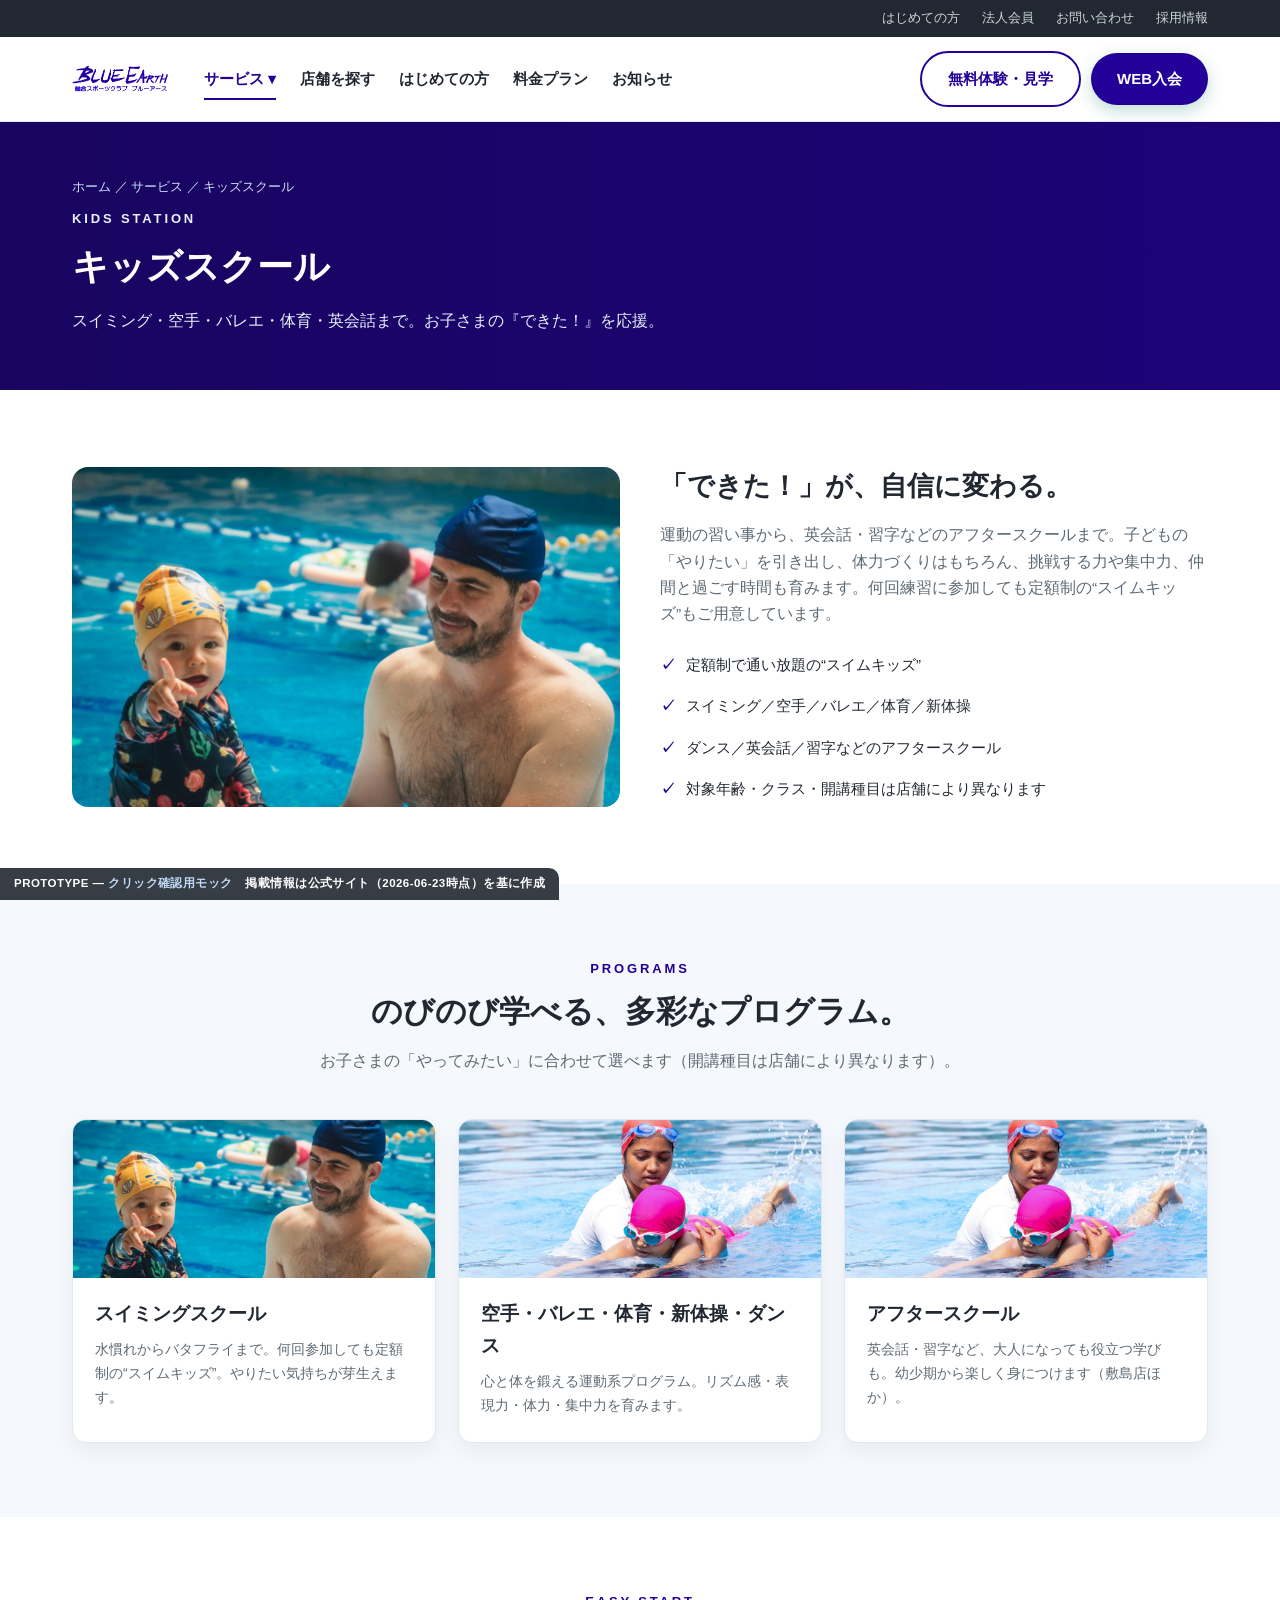
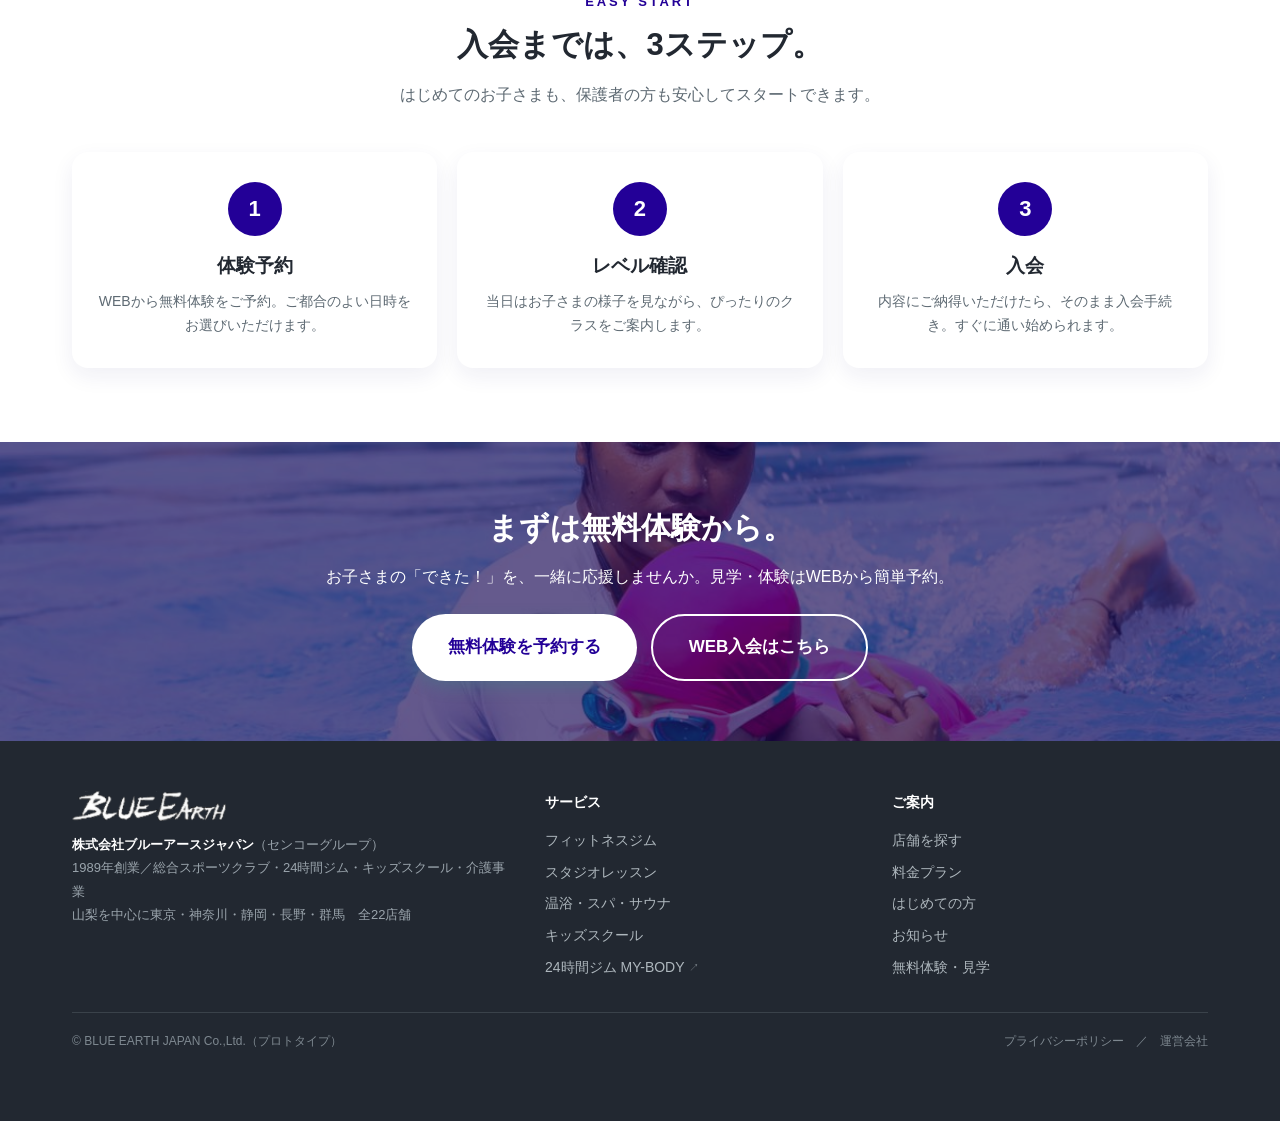
<file: kids.html>
<!DOCTYPE html>
<html lang="ja">
<head>
<meta charset="UTF-8">
<meta name="viewport" content="width=device-width, initial-scale=1.0">
<title>キッズスクール KIDSステーション｜総合スポーツクラブ BLUE EARTH</title>
<meta name="description" content="スイミング・空手・バレエ・体育・新体操・ダンス・英会話・習字。お子さまの「できた！」を応援するBLUE EARTHのキッズスクール「KIDSステーション」。プログラム・対象年齢は店舗により異なります。">
<link rel="stylesheet" href="assets/css/be.css">
</head>
<body data-site="be" data-active="services">
<div id="site-header"></div>

<main>
<section class="phero">
  <div class="phero-in">
    <div class="crumb"><a href="index.html">ホーム</a> ／ サービス ／ キッズスクール</div>
    <div class="en">KIDS STATION</div>
    <h1>キッズスクール</h1>
    <p>スイミング・空手・バレエ・体育・英会話まで。お子さまの『できた！』を応援。</p>
  </div>
</section>

<section class="block"><div class="wrap">
  <div class="split">
    <div class="imgbox" style="background-image:url(assets/img/px_kids1.jpg)"></div>
    <div>
      <h2>「できた！」が、自信に変わる。</h2>
      <p>運動の習い事から、英会話・習字などのアフタースクールまで。子どもの「やりたい」を引き出し、体力づくりはもちろん、挑戦する力や集中力、仲間と過ごす時間も育みます。何回練習に参加しても定額制の“スイムキッズ”もご用意しています。</p>
      <ul class="ulist">
        <li>定額制で通い放題の“スイムキッズ”</li>
        <li>スイミング／空手／バレエ／体育／新体操</li>
        <li>ダンス／英会話／習字などのアフタースクール</li>
        <li>対象年齢・クラス・開講種目は店舗により異なります</li>
      </ul>
    </div>
  </div>
</div></section>

<div class="bg-soft"><section class="block"><div class="wrap">
  <div class="shead"><div class="en">PROGRAMS</div><h2>のびのび学べる、多彩なプログラム。</h2><p>お子さまの「やってみたい」に合わせて選べます（開講種目は店舗により異なります）。</p></div>
  <div class="feats">
    <div class="feat"><div class="ph" style="background-image:url(assets/img/px_kids1.jpg)"></div><div class="body"><h3>スイミングスクール</h3><p>水慣れからバタフライまで。何回参加しても定額制の“スイムキッズ”。やりたい気持ちが芽生えます。</p></div></div>
    <div class="feat"><div class="ph" style="background-image:url(assets/img/px_kids2.jpg)"></div><div class="body"><h3>空手・バレエ・体育・新体操・ダンス</h3><p>心と体を鍛える運動系プログラム。リズム感・表現力・体力・集中力を育みます。</p></div></div>
    <div class="feat"><div class="ph" style="background-image:url(assets/img/be_kids.jpg)"></div><div class="body"><h3>アフタースクール</h3><p>英会話・習字など、大人になっても役立つ学びも。幼少期から楽しく身につけます（敷島店ほか）。</p></div></div>
  </div>
</div></section></div>

<section class="block"><div class="wrap">
  <div class="shead"><div class="en">EASY START</div><h2>入会までは、3ステップ。</h2><p>はじめてのお子さまも、保護者の方も安心してスタートできます。</p></div>
  <div class="steps">
    <div class="step"><div class="no">1</div><h3>体験予約</h3><p>WEBから無料体験をご予約。ご都合のよい日時をお選びいただけます。</p></div>
    <div class="step"><div class="no">2</div><h3>レベル確認</h3><p>当日はお子さまの様子を見ながら、ぴったりのクラスをご案内します。</p></div>
    <div class="step"><div class="no">3</div><h3>入会</h3><p>内容にご納得いただけたら、そのまま入会手続き。すぐに通い始められます。</p></div>
  </div>
</div></section>

<section class="cta-band" style="background-image:url(assets/img/be_kids.jpg)"><div class="in">
  <h2>まずは無料体験から。</h2>
  <p>お子さまの「できた！」を、一緒に応援しませんか。見学・体験はWEBから簡単予約。</p>
  <div class="row"><a class="btn btn-primary btn-lg" href="trial.html">無料体験を予約する</a><a class="btn btn-ghost btn-lg" href="join.html">WEB入会はこちら</a></div>
</div></section>
</main>

<div id="site-footer"></div>
<script src="assets/data/stores.js"></script>
<script src="assets/js/site.js"></script>
</body>
</html>
</file>
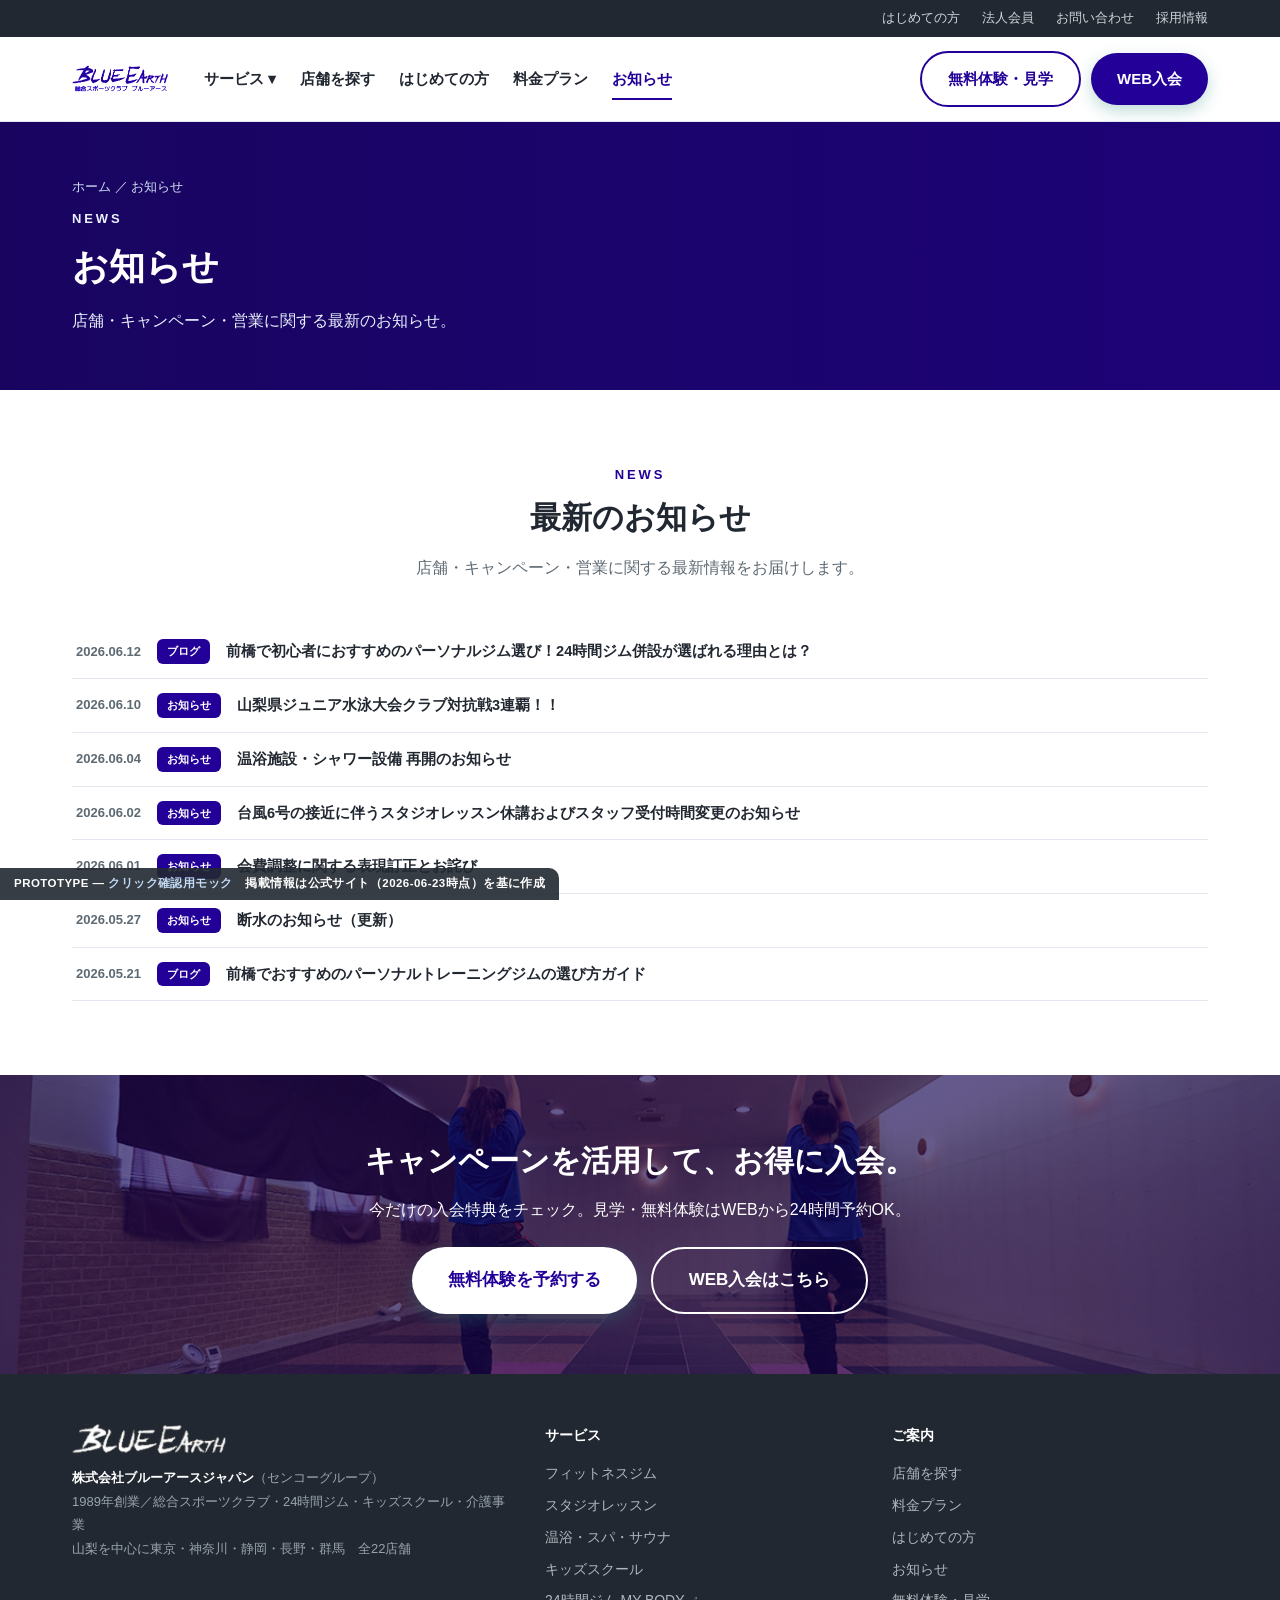
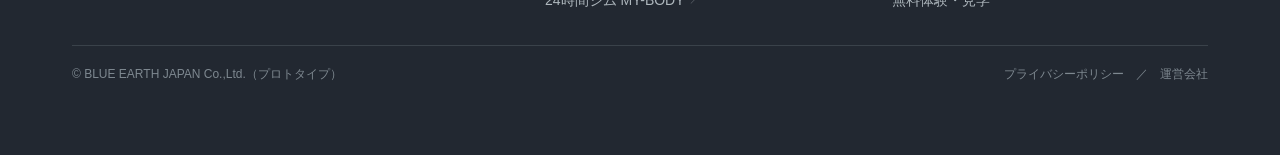
<file: news.html>
<!DOCTYPE html>
<html lang="ja">
<head>
<meta charset="UTF-8">
<meta name="viewport" content="width=device-width, initial-scale=1.0">
<title>お知らせ｜総合スポーツクラブ BLUE EARTH</title>
<meta name="description" content="店舗・キャンペーン・営業に関する最新のお知らせ。総合スポーツクラブ BLUE EARTH。">
<link rel="stylesheet" href="assets/css/be.css">
</head>
<body data-site="be" data-active="news">
<div id="site-header"></div>

<main>
<section class="phero"><div class="phero-in">
  <div class="crumb"><a href="index.html">ホーム</a> ／ お知らせ</div>
  <div class="en">NEWS</div><h1>お知らせ</h1><p>店舗・キャンペーン・営業に関する最新のお知らせ。</p>
</div></section>

<section class="block"><div class="wrap">
  <div class="shead"><div class="en">NEWS</div><h2>最新のお知らせ</h2><p>店舗・キャンペーン・営業に関する最新情報をお届けします。</p></div>
  <div class="nlist" id="news-list"></div>
</div></section>

<section class="cta-band" style="background-image:url(assets/img/be_hero.jpg)"><div class="in">
  <h2>キャンペーンを活用して、お得に入会。</h2><p>今だけの入会特典をチェック。見学・無料体験はWEBから24時間予約OK。</p>
  <div class="row"><a class="btn btn-primary btn-lg" href="trial.html">無料体験を予約する</a><a class="btn btn-ghost btn-lg" href="join.html">WEB入会はこちら</a></div>
</div></section>
</main>

<div id="site-footer"></div>
<script src="assets/data/stores.js"></script>
<script src="assets/js/site.js"></script>
</body>
</html>
</file>
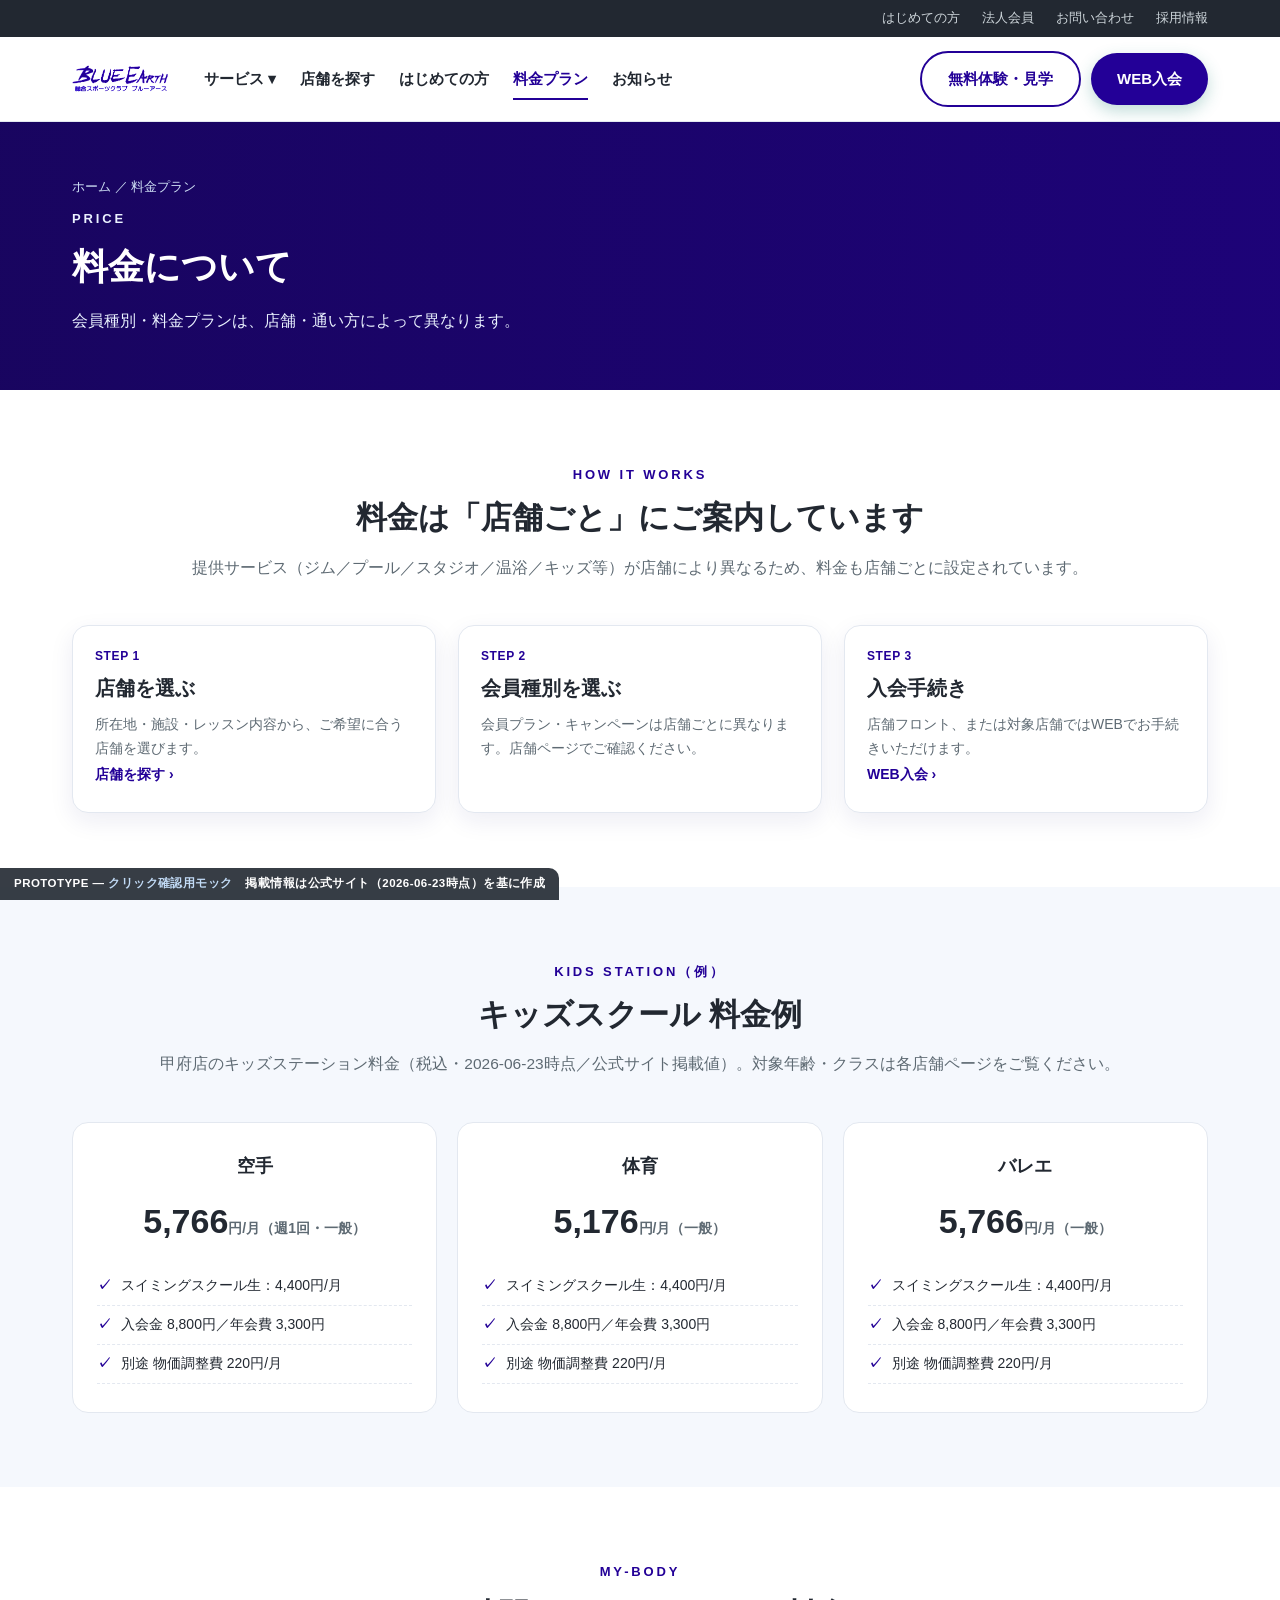
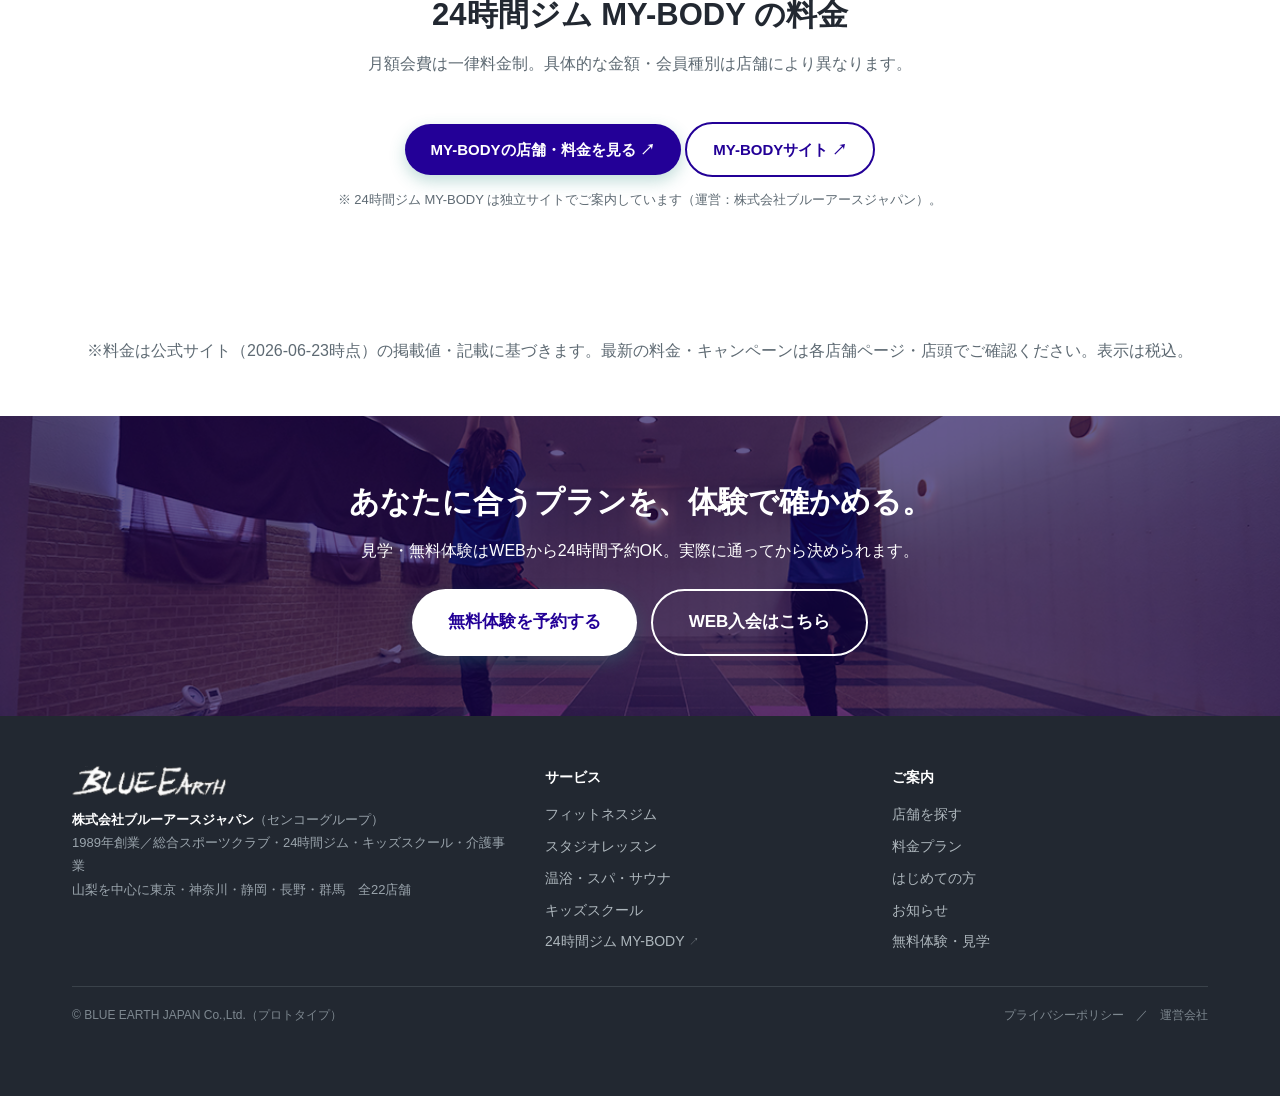
<file: pricing.html>
<!DOCTYPE html>
<html lang="ja">
<head>
<meta charset="UTF-8">
<meta name="viewport" content="width=device-width, initial-scale=1.0">
<title>料金プラン｜総合スポーツクラブ BLUE EARTH</title>
<meta name="description" content="総合スポーツクラブ BLUE EARTH と 24時間ジム MY-BODY の料金のご案内。会員種別・料金は店舗ごとに異なります。各店舗ページ・店頭でご確認ください。">
<link rel="stylesheet" href="assets/css/be.css">
</head>
<body data-site="be" data-active="pricing">
<div id="site-header"></div>

<main>
<section class="phero"><div class="phero-in">
  <div class="crumb"><a href="index.html">ホーム</a> ／ 料金プラン</div>
  <div class="en">PRICE</div><h1>料金について</h1><p>会員種別・料金プランは、店舗・通い方によって異なります。</p>
</div></section>

<section class="block"><div class="wrap">
  <div class="shead"><div class="en">HOW IT WORKS</div><h2>料金は「店舗ごと」にご案内しています</h2><p>提供サービス（ジム／プール／スタジオ／温浴／キッズ等）が店舗により異なるため、料金も店舗ごとに設定されています。</p></div>
  <div class="cats" style="grid-template-columns:repeat(3,1fr)">
    <div class="cat"><div class="body"><div class="tag">STEP 1</div><h3>店舗を選ぶ</h3><p>所在地・施設・レッスン内容から、ご希望に合う店舗を選びます。</p><a class="more" href="stores.html">店舗を探す ›</a></div></div>
    <div class="cat"><div class="body"><div class="tag">STEP 2</div><h3>会員種別を選ぶ</h3><p>会員プラン・キャンペーンは店舗ごとに異なります。店舗ページでご確認ください。</p></div></div>
    <div class="cat"><div class="body"><div class="tag">STEP 3</div><h3>入会手続き</h3><p>店舗フロント、または対象店舗ではWEBでお手続きいただけます。</p><a class="more" href="join.html">WEB入会 ›</a></div></div>
  </div>
</div></section>

<div class="bg-soft"><section class="block"><div class="wrap">
  <div class="shead"><div class="en">KIDS STATION（例）</div><h2>キッズスクール 料金例</h2><p>甲府店のキッズステーション料金（税込・2026-06-23時点／公式サイト掲載値）。対象年齢・クラスは各店舗ページをご覧ください。</p></div>
  <div class="plans">
    <div class="plan"><h3>空手</h3><div class="pr">5,766<small>円/月（週1回・一般）</small></div><ul><li>スイミングスクール生：4,400円/月</li><li>入会金 8,800円／年会費 3,300円</li><li>別途 物価調整費 220円/月</li></ul></div>
    <div class="plan"><h3>体育</h3><div class="pr">5,176<small>円/月（一般）</small></div><ul><li>スイミングスクール生：4,400円/月</li><li>入会金 8,800円／年会費 3,300円</li><li>別途 物価調整費 220円/月</li></ul></div>
    <div class="plan"><h3>バレエ</h3><div class="pr">5,766<small>円/月（一般）</small></div><ul><li>スイミングスクール生：4,400円/月</li><li>入会金 8,800円／年会費 3,300円</li><li>別途 物価調整費 220円/月</li></ul></div>
  </div>
</div></section></div>

<section class="block"><div class="wrap">
  <div class="shead"><div class="en">MY-BODY</div><h2>24時間ジム MY-BODY の料金</h2><p>月額会費は一律料金制。具体的な金額・会員種別は店舗により異なります。</p></div>
  <div class="center"><a class="btn btn-primary" href="https://sotasato0609.github.io/mybody-prototype/stores.html">MY-BODYの店舗・料金を見る ↗</a> <a class="btn btn-ghost" href="https://sotasato0609.github.io/mybody-prototype/">MY-BODYサイト ↗</a></div>
  <p class="muted center" style="margin-top:12px;font-size:13px">※ 24時間ジム MY-BODY は独立サイトでご案内しています（運営：株式会社ブルーアースジャパン）。</p>
</div></section>

<section class="block tight"><div class="wrap">
  <p class="muted center">※料金は公式サイト（2026-06-23時点）の掲載値・記載に基づきます。最新の料金・キャンペーンは各店舗ページ・店頭でご確認ください。表示は税込。</p>
</div></section>

<section class="cta-band" style="background-image:url(assets/img/be_hero.jpg)"><div class="in">
  <h2>あなたに合うプランを、体験で確かめる。</h2><p>見学・無料体験はWEBから24時間予約OK。実際に通ってから決められます。</p>
  <div class="row"><a class="btn btn-primary btn-lg" href="trial.html">無料体験を予約する</a><a class="btn btn-ghost btn-lg" href="join.html">WEB入会はこちら</a></div>
</div></section>
</main>

<div id="site-footer"></div>
<script src="assets/data/stores.js"></script>
<script src="assets/js/site.js"></script>
</body>
</html>
</file>
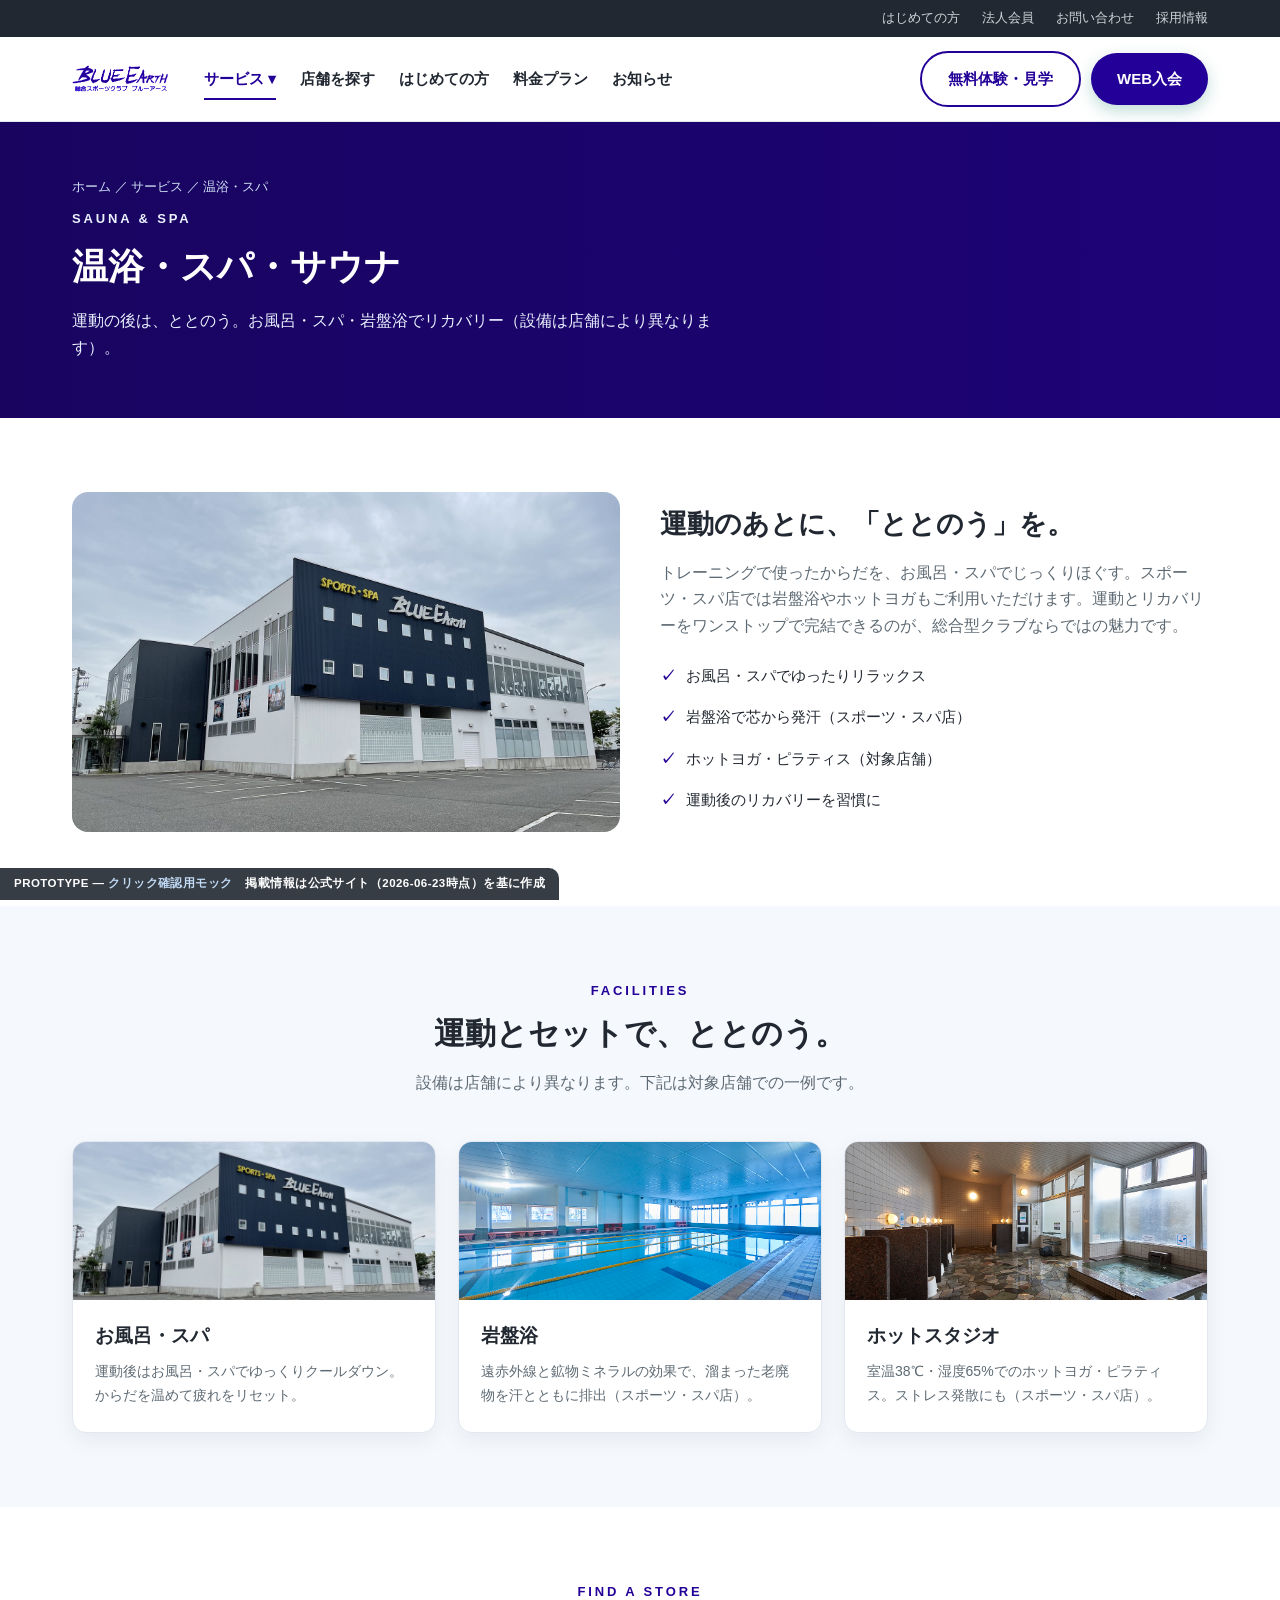
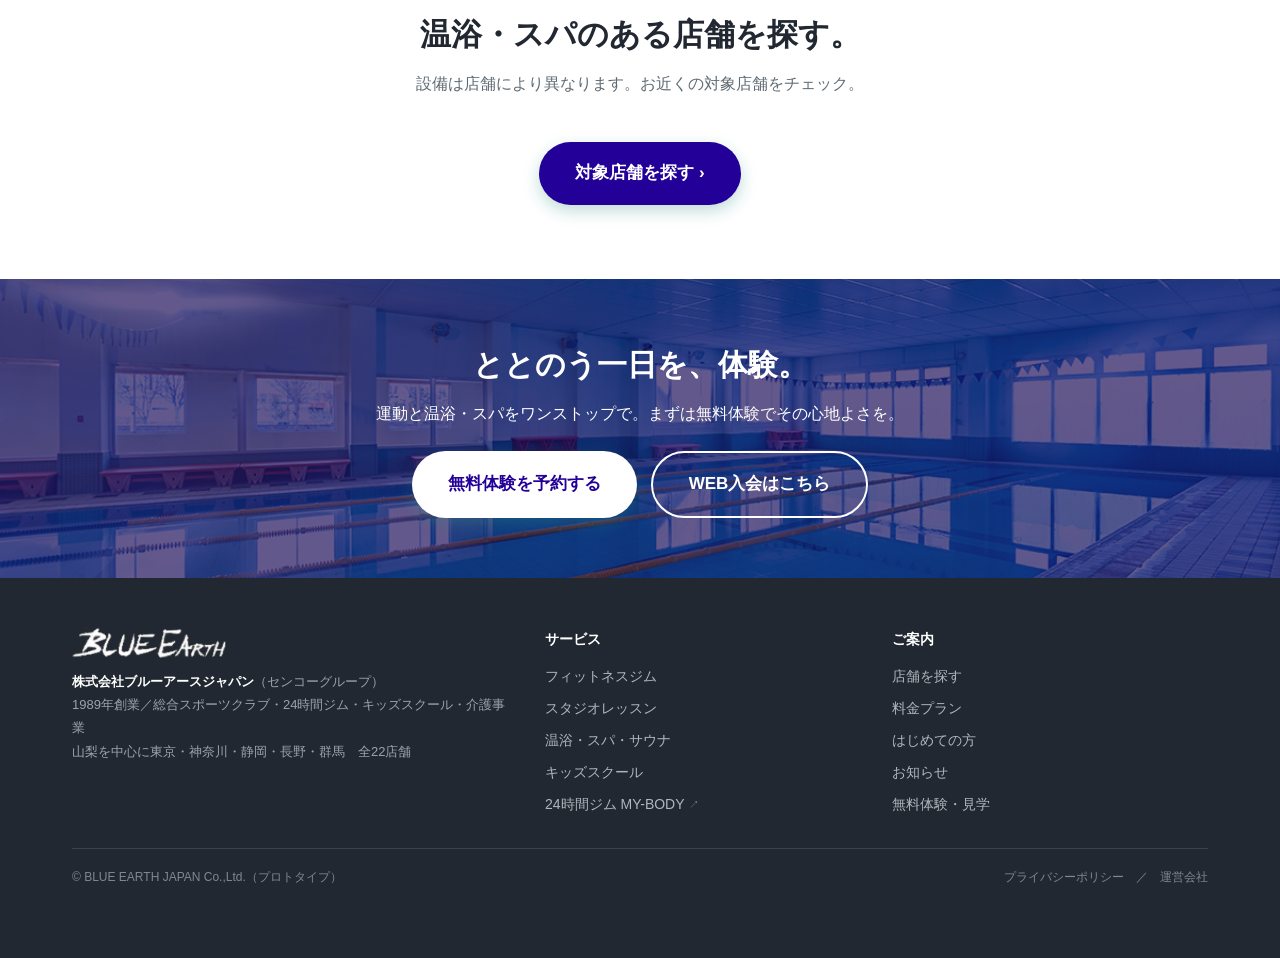
<file: spa.html>
<!DOCTYPE html>
<html lang="ja">
<head>
<meta charset="UTF-8">
<meta name="viewport" content="width=device-width, initial-scale=1.0">
<title>温浴・スパ・サウナ｜総合スポーツクラブ BLUE EARTH</title>
<meta name="description" content="運動の後は、ととのう。BLUE EARTHの温浴・スパ・お風呂、岩盤浴・ホットヨガ（対象店舗）でリカバリー。運動とリカバリーをワンストップで。設備は店舗により異なります。">
<link rel="stylesheet" href="assets/css/be.css">
</head>
<body data-site="be" data-active="services">
<div id="site-header"></div>

<main>
<section class="phero">
  <div class="phero-in">
    <div class="crumb"><a href="index.html">ホーム</a> ／ サービス ／ 温浴・スパ</div>
    <div class="en">SAUNA &amp; SPA</div>
    <h1>温浴・スパ・サウナ</h1>
    <p>運動の後は、ととのう。お風呂・スパ・岩盤浴でリカバリー（設備は店舗により異なります）。</p>
  </div>
</section>

<section class="block"><div class="wrap">
  <div class="split">
    <div class="imgbox" style="background-image:url(assets/img/be_spa1.jpg)"></div>
    <div>
      <h2>運動のあとに、「ととのう」を。</h2>
      <p>トレーニングで使ったからだを、お風呂・スパでじっくりほぐす。スポーツ・スパ店では岩盤浴やホットヨガもご利用いただけます。運動とリカバリーをワンストップで完結できるのが、総合型クラブならではの魅力です。</p>
      <ul class="ulist">
        <li>お風呂・スパでゆったりリラックス</li>
        <li>岩盤浴で芯から発汗（スポーツ・スパ店）</li>
        <li>ホットヨガ・ピラティス（対象店舗）</li>
        <li>運動後のリカバリーを習慣に</li>
      </ul>
    </div>
  </div>
</div></section>

<div class="bg-soft"><section class="block"><div class="wrap">
  <div class="shead"><div class="en">FACILITIES</div><h2>運動とセットで、ととのう。</h2><p>設備は店舗により異なります。下記は対象店舗での一例です。</p></div>
  <div class="feats">
    <div class="feat"><div class="ph" style="background-image:url(assets/img/be_spa1.jpg)"></div><div class="body"><h3>お風呂・スパ</h3><p>運動後はお風呂・スパでゆっくりクールダウン。からだを温めて疲れをリセット。</p></div></div>
    <div class="feat"><div class="ph" style="background-image:url(assets/img/be_spa2.jpg)"></div><div class="body"><h3>岩盤浴</h3><p>遠赤外線と鉱物ミネラルの効果で、溜まった老廃物を汗とともに排出（スポーツ・スパ店）。</p></div></div>
    <div class="feat"><div class="ph" style="background-image:url(assets/img/be_spa.jpg)"></div><div class="body"><h3>ホットスタジオ</h3><p>室温38℃・湿度65%でのホットヨガ・ピラティス。ストレス発散にも（スポーツ・スパ店）。</p></div></div>
  </div>
</div></section></div>

<section class="block"><div class="wrap">
  <div class="shead"><div class="en">FIND A STORE</div><h2>温浴・スパのある店舗を探す。</h2><p>設備は店舗により異なります。お近くの対象店舗をチェック。</p></div>
  <div class="center"><a class="btn btn-primary btn-lg" href="stores.html">対象店舗を探す ›</a></div>
</div></section>

<section class="cta-band" style="background-image:url(assets/img/be_spa2.jpg)"><div class="in">
  <h2>ととのう一日を、体験。</h2>
  <p>運動と温浴・スパをワンストップで。まずは無料体験でその心地よさを。</p>
  <div class="row"><a class="btn btn-primary btn-lg" href="trial.html">無料体験を予約する</a><a class="btn btn-ghost btn-lg" href="join.html">WEB入会はこちら</a></div>
</div></section>
</main>

<div id="site-footer"></div>
<script src="assets/data/stores.js"></script>
<script src="assets/js/site.js"></script>
</body>
</html>
</file>
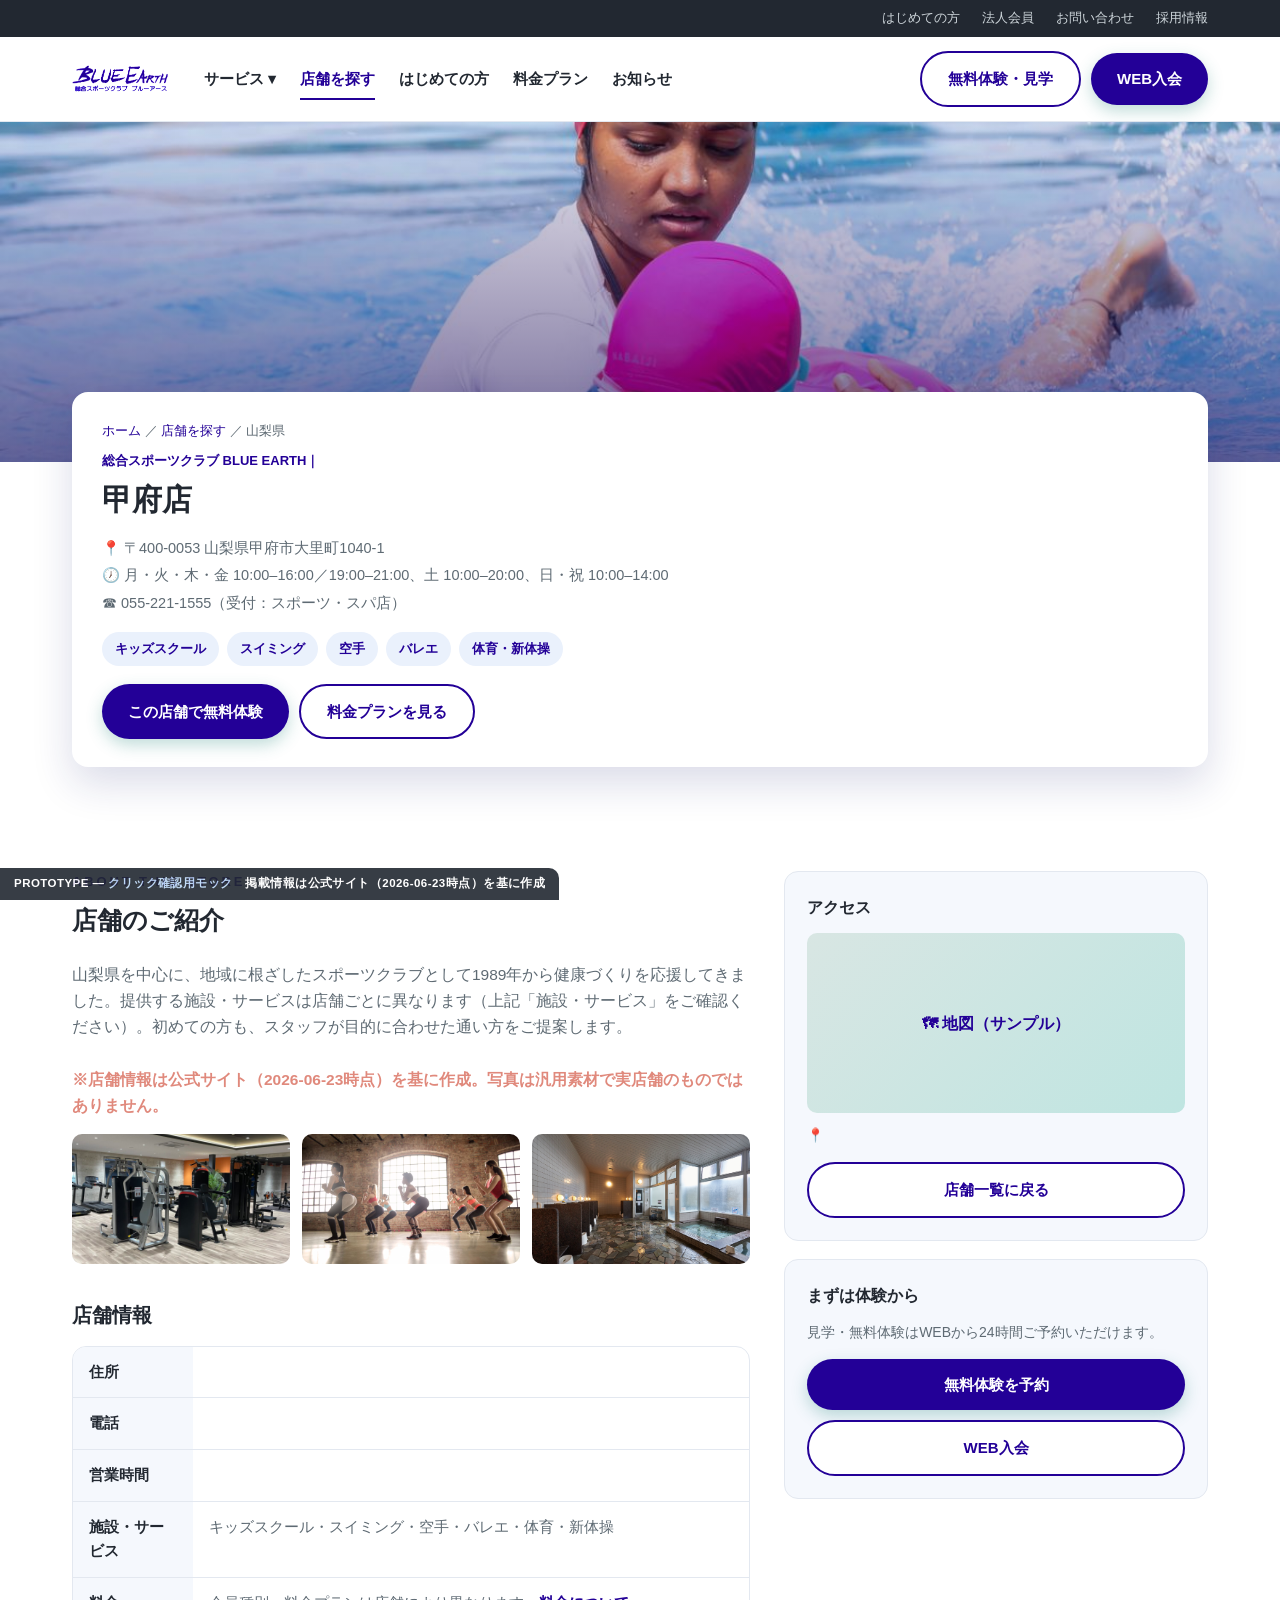
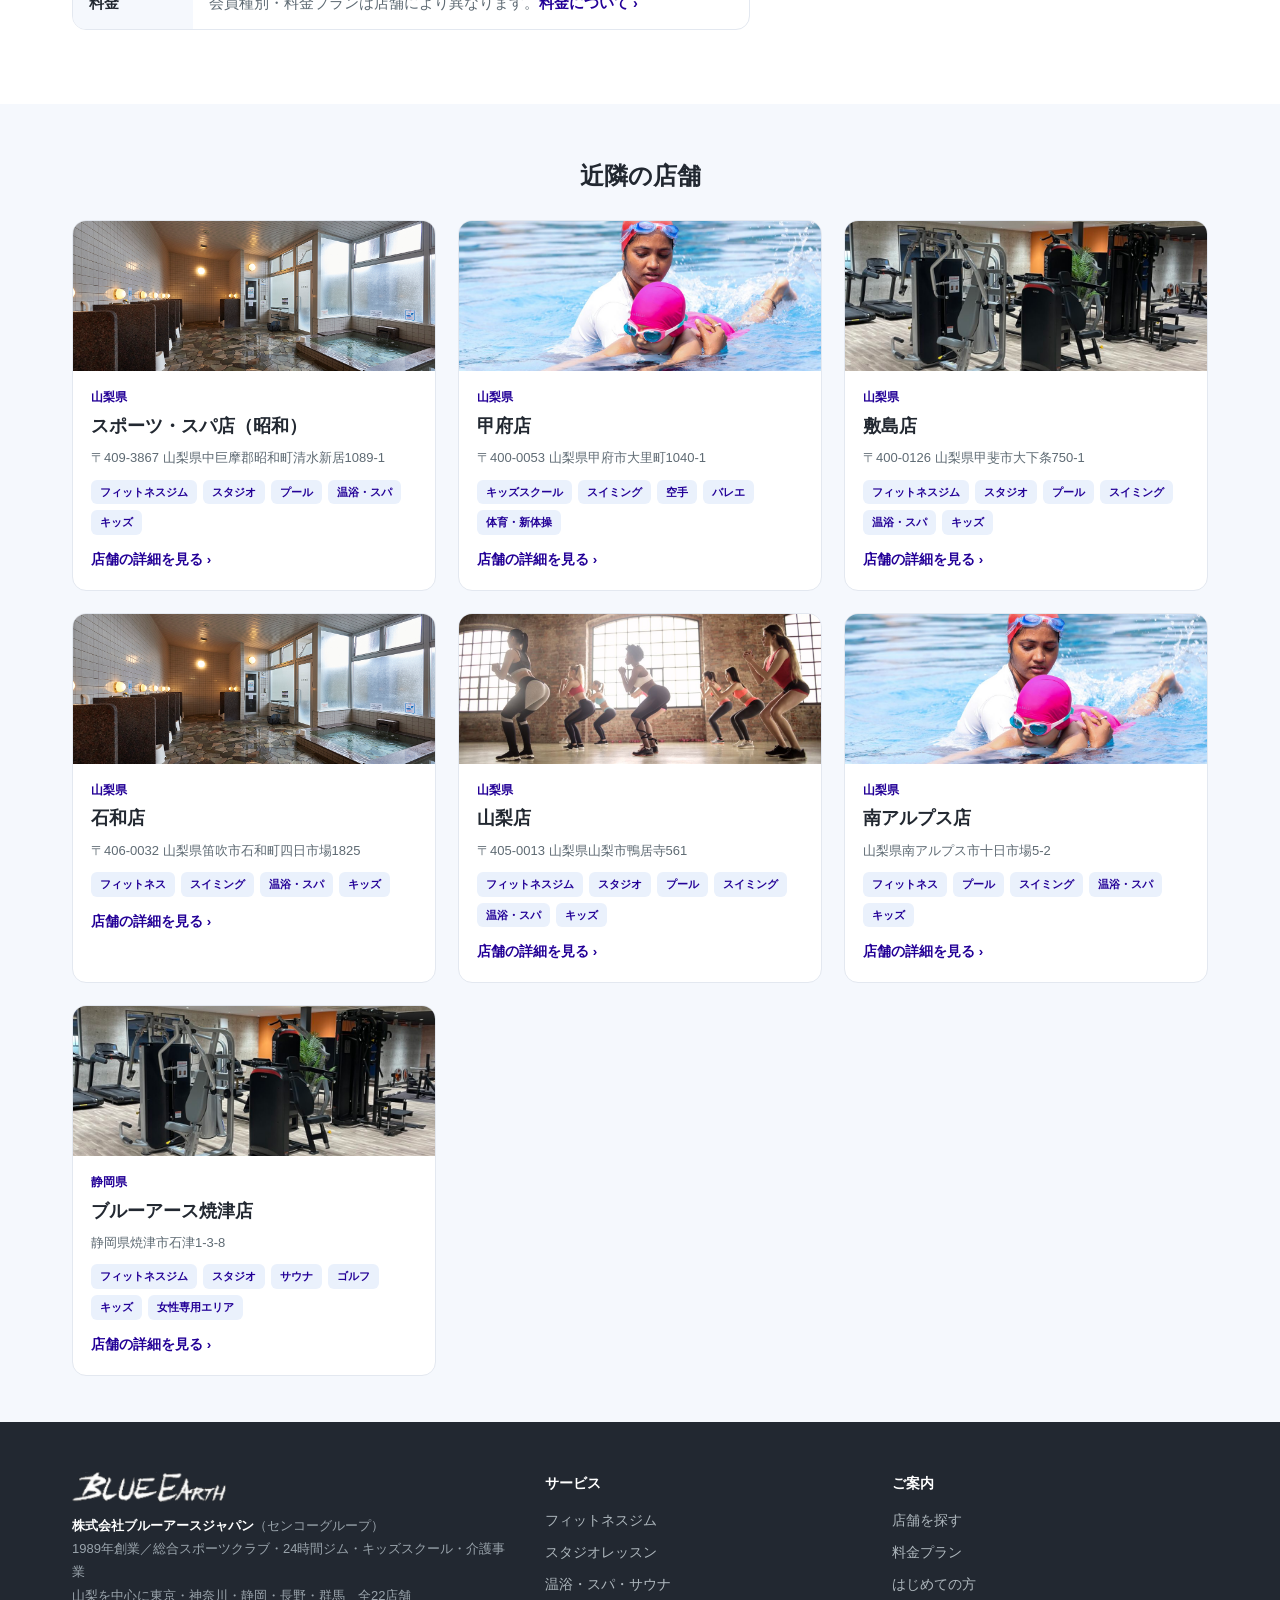
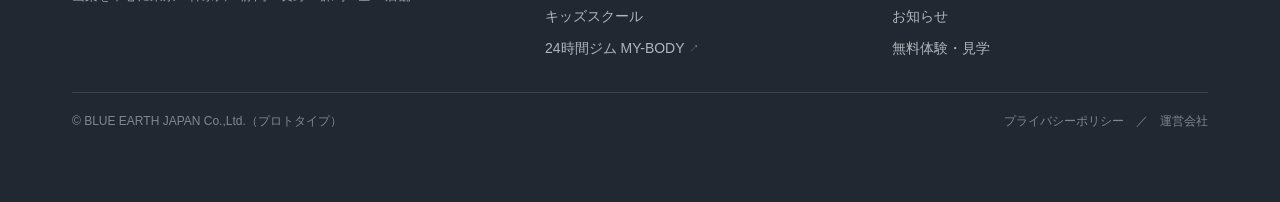
<file: store.html>
<!DOCTYPE html>
<html lang="ja">
<head>
<meta charset="UTF-8">
<meta name="viewport" content="width=device-width, initial-scale=1.0">
<title>店舗詳細｜総合スポーツクラブ BLUE EARTH</title>
<meta name="description" content="店舗の設備・サービス・営業時間・アクセス・料金のご案内。無料体験・見学のご予約も承ります。">
<link rel="stylesheet" href="assets/css/be.css">
</head>
<body data-site="be" data-active="stores">
<div id="site-header"></div>

<main id="store-detail">
<div class="detail-hero"></div>
<div class="wrap detail-head">
  <div class="detail-card">
    <div class="crumb" style="font-size:13px;color:var(--gray);margin-bottom:8px"><a href="index.html" style="color:var(--teal-dk)">ホーム</a> ／ <a href="stores.html" style="color:var(--teal-dk)">店舗を探す</a> ／ <span data-f="pref"></span></div>
    <div class="pref"><span data-f="brand"></span>｜<span data-f="pref"></span></div>
    <h1 data-f="name"></h1>
    <div class="meta">📍 <span data-f="addr"></span><br>🕖 <span data-f="hours"></span><br>☎ <span data-f="tel"></span></div>
    <div class="svc-pills" data-f="svc"></div>
    <div style="margin-top:18px;display:flex;gap:10px;flex-wrap:wrap">
      <a class="btn btn-primary" href="trial.html">この店舗で無料体験</a>
      <a class="btn btn-ghost" href="pricing.html">料金プランを見る</a>
    </div>
  </div>
</div>

<section class="block"><div class="wrap">
  <div class="detail-grid">
    <div>
      <div class="shead" style="text-align:left;margin-bottom:20px">
        <div class="en" style="color:var(--teal)">ABOUT THIS STORE</div>
        <h2 style="font-size:25px">店舗のご紹介</h2>
      </div>
      <p class="muted" style="font-size:15.5px">山梨県を中心に、地域に根ざしたスポーツクラブとして1989年から健康づくりを応援してきました。提供する施設・サービスは店舗ごとに異なります（上記「施設・サービス」をご確認ください）。初めての方も、スタッフが目的に合わせた通い方をご提案します。<br><br><span style="color:var(--coral);font-weight:700">※店舗情報は公式サイト（2026-06-23時点）を基に作成。写真は汎用素材で実店舗のものではありません。</span></p>
      <div class="gallery">
        <div class="g" style="background-image:url(assets/img/be_fitness.jpg)"></div>
        <div class="g" style="background-image:url(assets/img/be_studio.jpg)"></div>
        <div class="g" style="background-image:url(assets/img/be_spa.jpg)"></div>
      </div>

      <h3 style="font-size:20px;font-weight:800;margin:34px 0 14px">店舗情報</h3>
      <ul class="facts">
        <li><div class="k">住所</div><div class="v" data-f="addr"></div></li>
        <li><div class="k">電話</div><div class="v" data-f="tel"></div></li>
        <li><div class="k">営業時間</div><div class="v" data-f="hours"></div></li>
        <li><div class="k">施設・サービス</div><div class="v" data-f="svc2"></div></li>
        <li><div class="k">料金</div><div class="v">会員種別・料金プランは店舗により異なります。<a href="pricing.html" style="color:var(--teal-dk);font-weight:700">料金について ›</a></div></li>
      </ul>
    </div>

    <aside>
      <div class="sidebox">
        <h3>アクセス</h3>
        <div style="height:180px;border-radius:10px;background:linear-gradient(135deg,#d8e6e3,#bfe5e1);display:flex;align-items:center;justify-content:center;color:var(--teal-dk);font-weight:700">🗺 地図（サンプル）</div>
        <p class="muted" style="font-size:13.5px;margin-top:12px">📍 <span data-f="addr"></span></p>
        <a class="btn btn-ghost" style="width:100%;margin-top:14px" href="stores.html">店舗一覧に戻る</a>
      </div>
      <div class="sidebox" style="margin-top:18px">
        <h3>まずは体験から</h3>
        <p class="muted" style="font-size:14px">見学・無料体験はWEBから24時間ご予約いただけます。</p>
        <a class="btn btn-primary" style="width:100%;margin-top:14px" href="trial.html">無料体験を予約</a>
        <a class="btn btn-ghost" style="width:100%;margin-top:10px" href="join.html">WEB入会</a>
      </div>
    </aside>
  </div>
</div></section>

<section class="bg-soft"><div class="wrap" style="padding:46px 32px">
  <div class="shead" style="margin-bottom:24px"><h2 style="font-size:24px">近隣の店舗</h2></div>
  <div class="store-grid" id="store-list" data-only="be" data-detail="store.html" style="grid-template-columns:repeat(3,1fr)"></div>
</div></section>
</main>

<div id="site-footer"></div>
<script src="assets/data/stores.js"></script>
<script src="assets/js/site.js"></script>
</body>
</html>
</file>
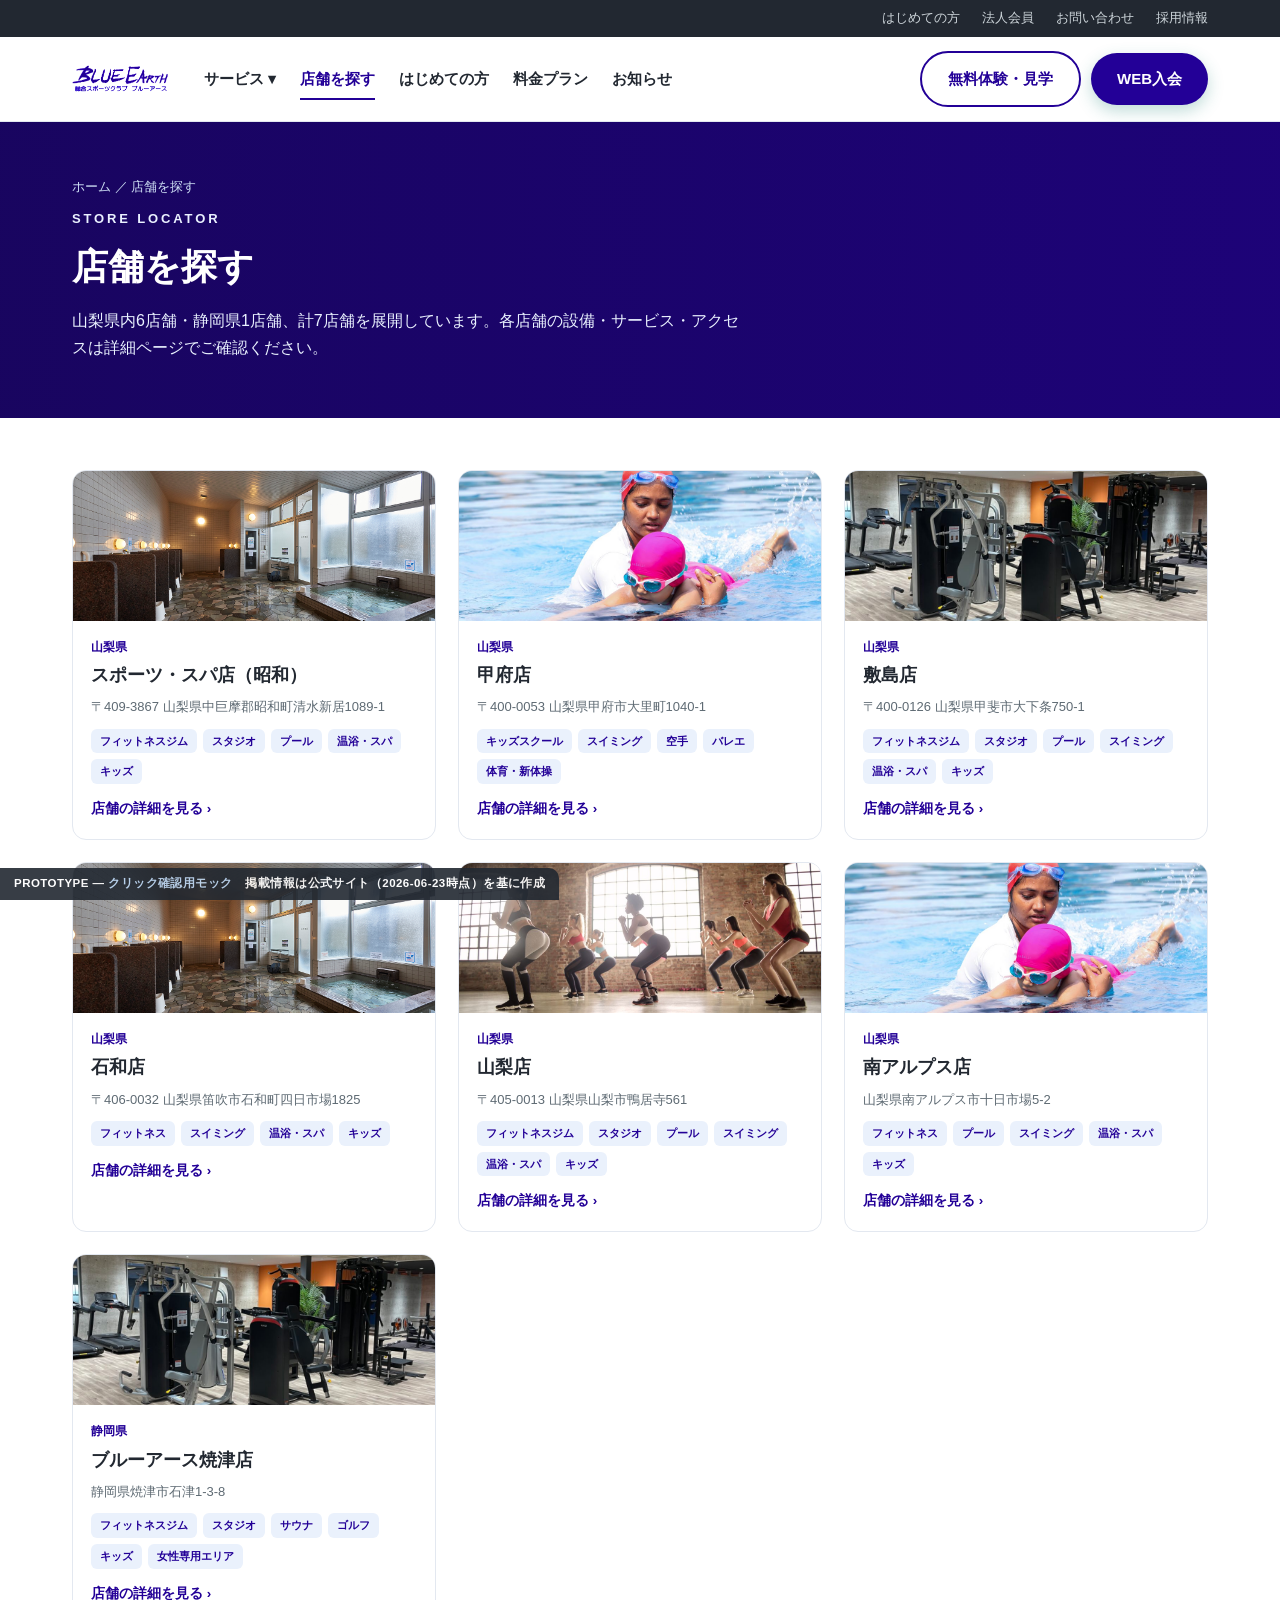
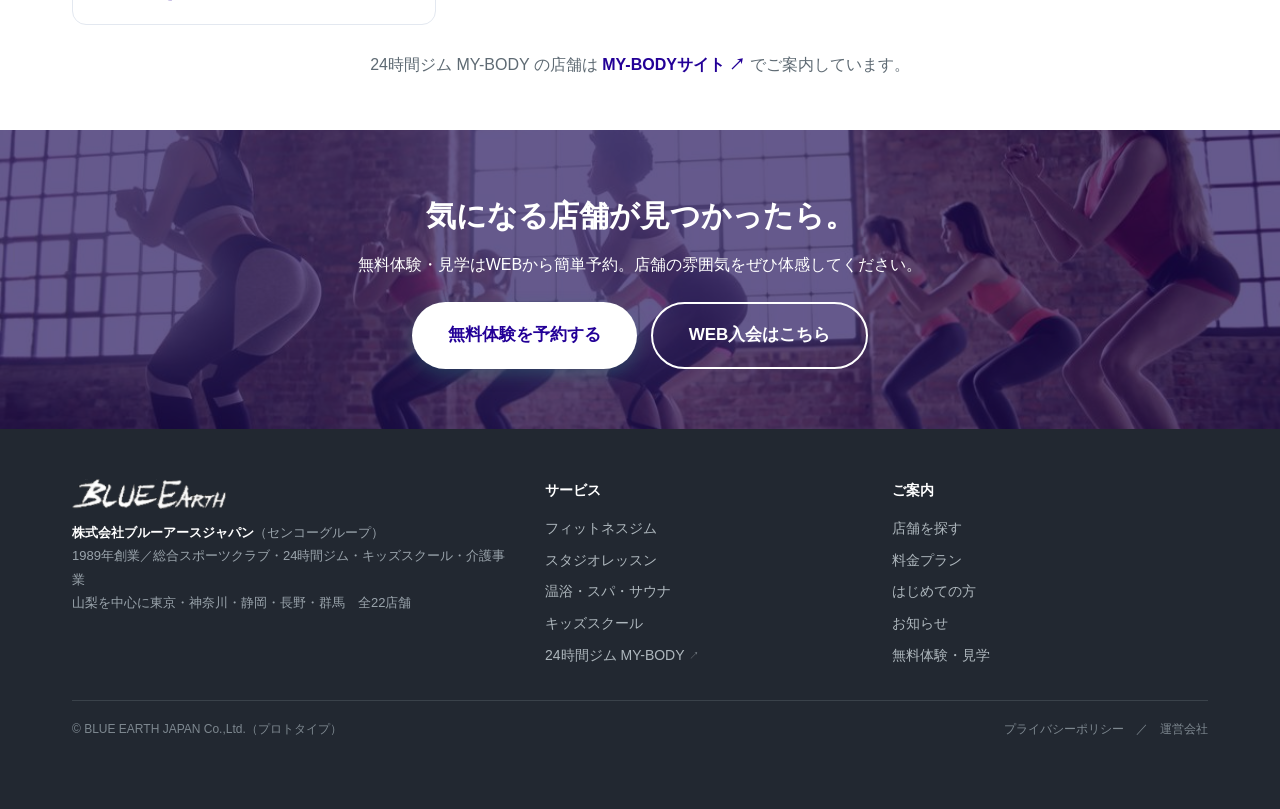
<file: stores.html>
<!DOCTYPE html>
<html lang="ja">
<head>
<meta charset="UTF-8">
<meta name="viewport" content="width=device-width, initial-scale=1.0">
<title>店舗一覧｜総合スポーツクラブ BLUE EARTH</title>
<meta name="description" content="BLUE EARTHの店舗一覧。山梨・東京・神奈川・静岡・長野・群馬のフィットネスジム・スタジオ・サウナ・温泉・キッズスイミング。エリアから最寄りの店舗を検索できます。">
<link rel="stylesheet" href="assets/css/be.css">
</head>
<body data-site="be" data-active="stores">
<div id="site-header"></div>

<main>
<section class="phero">
  <div class="phero-in">
    <div class="crumb"><a href="index.html">ホーム</a> ／ 店舗を探す</div>
    <div class="en">STORE LOCATOR</div>
    <h1>店舗を探す</h1>
    <p>山梨県内6店舗・静岡県1店舗、計7店舗を展開しています。各店舗の設備・サービス・アクセスは詳細ページでご確認ください。</p>
  </div>
</section>

<section class="block tight"><div class="wrap">
  <div class="store-grid" id="store-list" data-only="be" data-detail="store.html"></div>
  <p class="muted center" style="margin-top:26px">24時間ジム MY-BODY の店舗は <a class="cross" href="https://sotasato0609.github.io/mybody-prototype/stores.html" style="color:var(--teal-dk);font-weight:700">MY-BODYサイト ↗</a> でご案内しています。</p>
</div></section>

<section class="cta-band" style="background-image:url(assets/img/be_studio.jpg)"><div class="in">
  <h2>気になる店舗が見つかったら。</h2>
  <p>無料体験・見学はWEBから簡単予約。店舗の雰囲気をぜひ体感してください。</p>
  <div class="row">
    <a class="btn btn-primary btn-lg" href="trial.html">無料体験を予約する</a>
    <a class="btn btn-ghost btn-lg" href="join.html">WEB入会はこちら</a>
  </div>
</div></section>
</main>

<div id="site-footer"></div>
<script src="assets/data/stores.js"></script>
<script src="assets/js/site.js"></script>
</body>
</html>
</file>
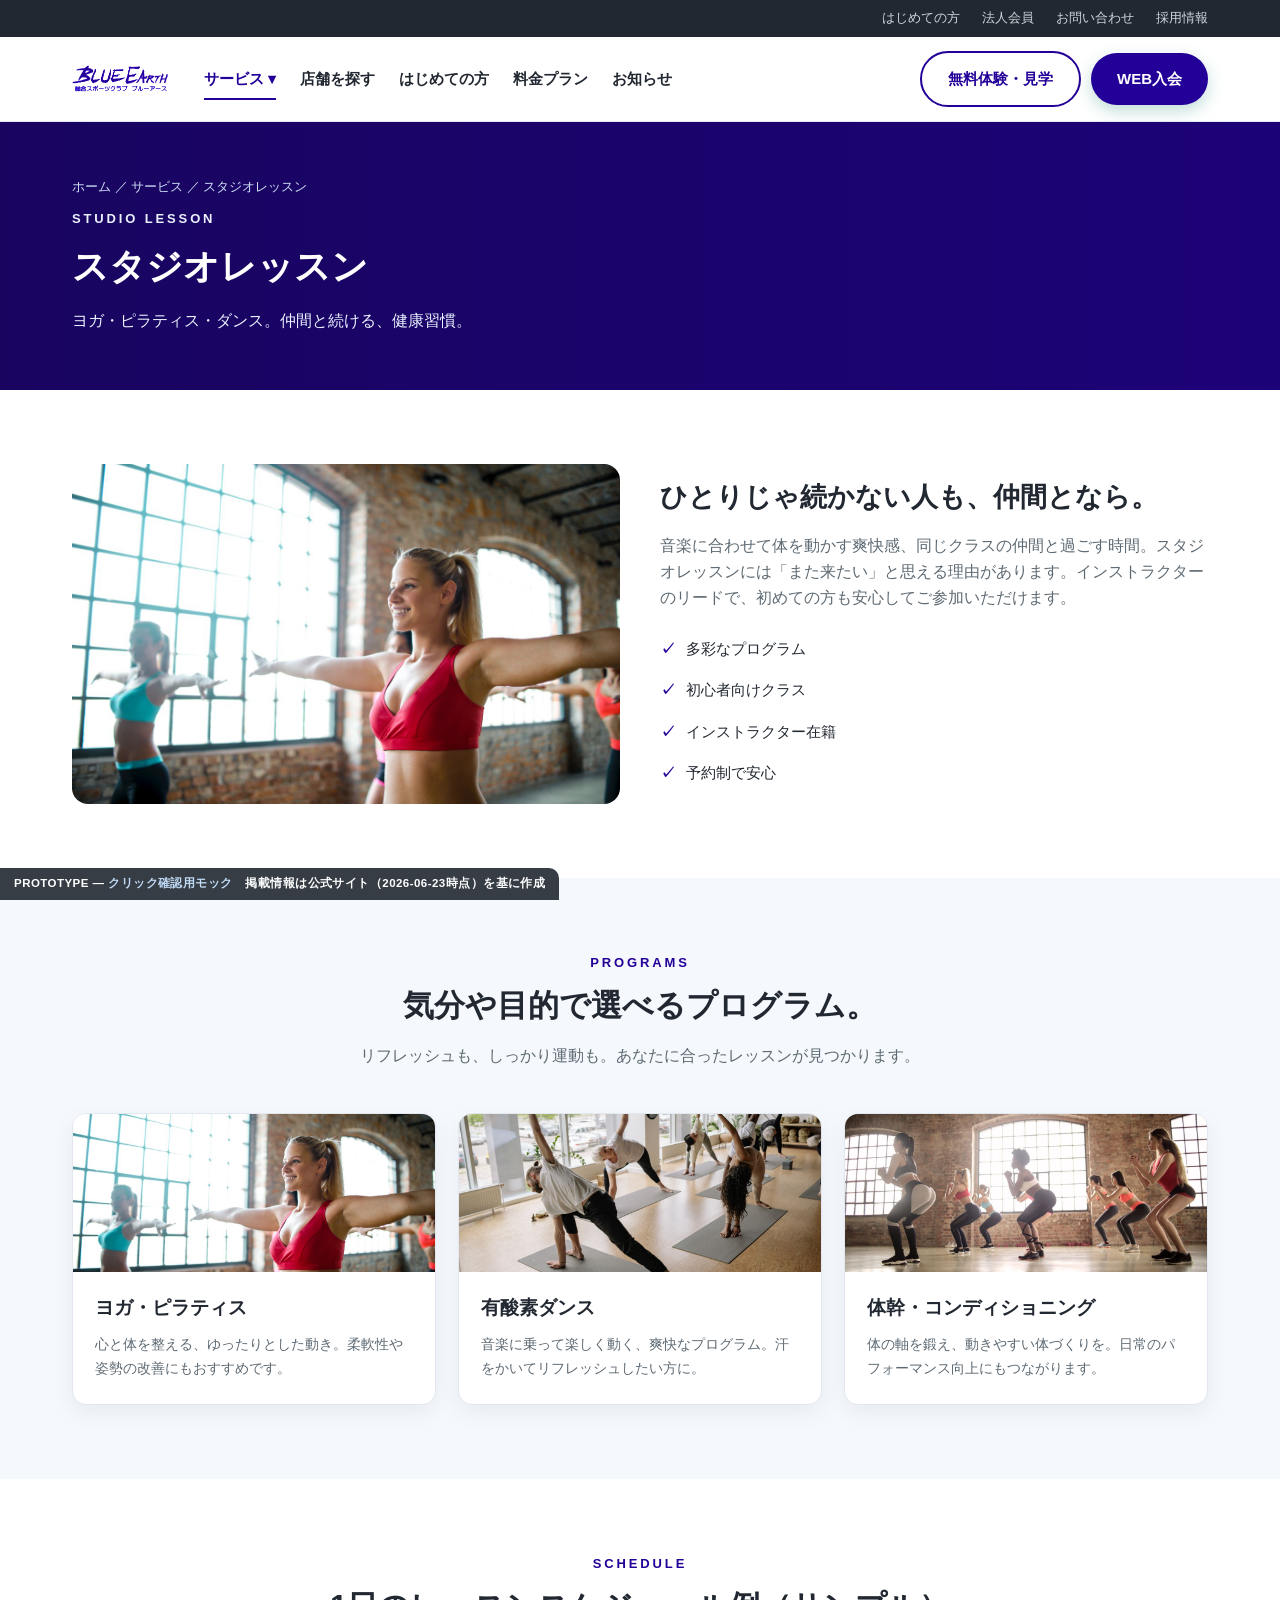
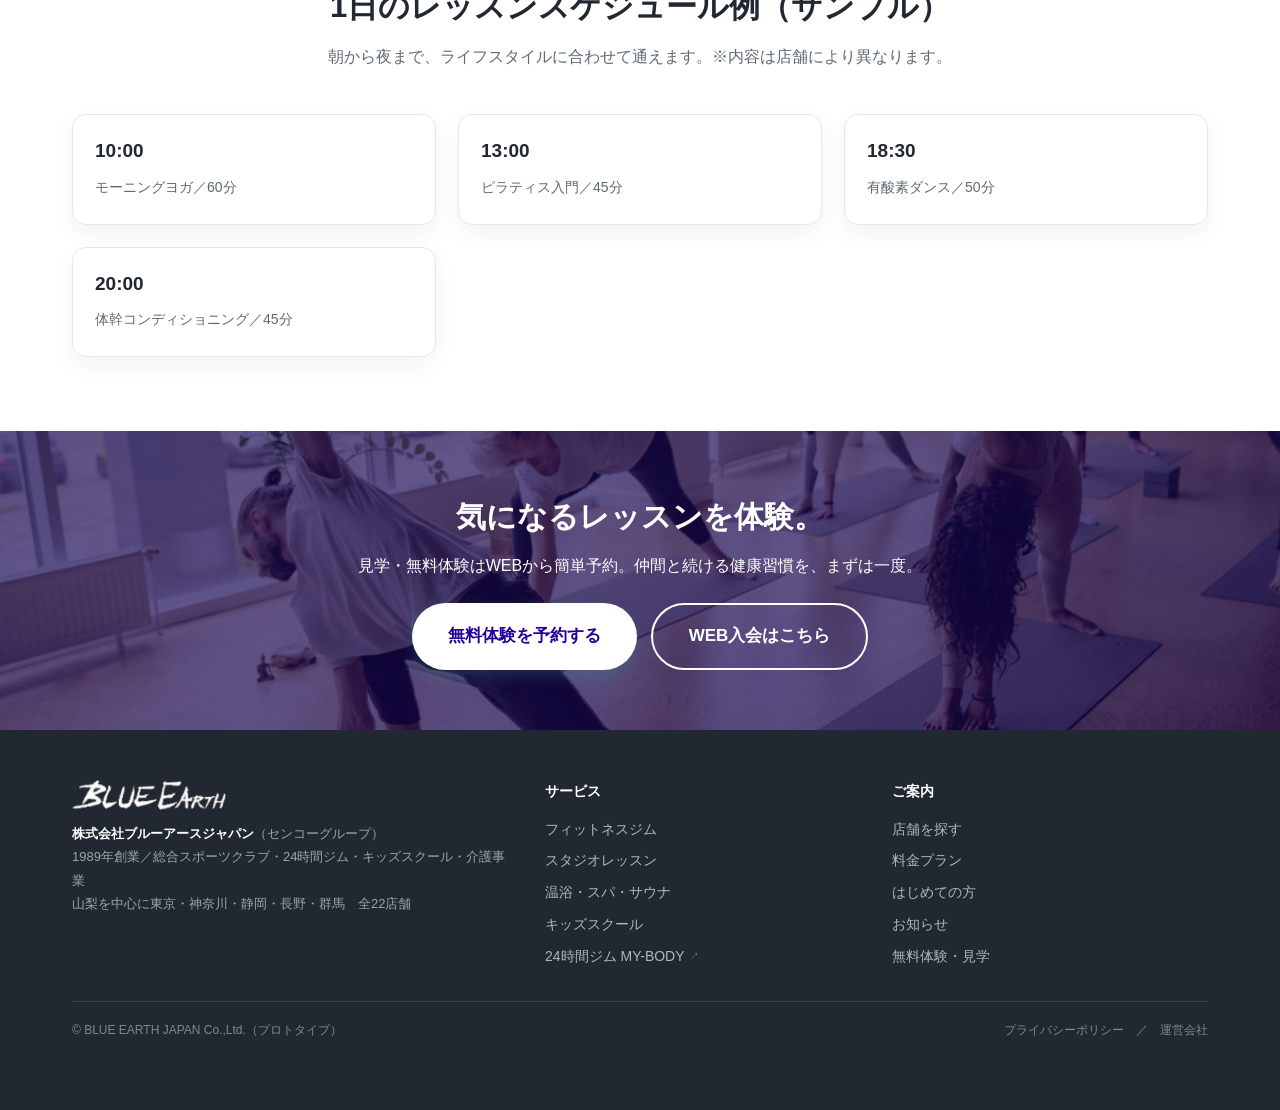
<file: studio.html>
<!DOCTYPE html>
<html lang="ja">
<head>
<meta charset="UTF-8">
<meta name="viewport" content="width=device-width, initial-scale=1.0">
<title>スタジオレッスン｜総合スポーツクラブ BLUE EARTH</title>
<meta name="description" content="ヨガ・ピラティス・ダンス。仲間と続ける、健康習慣。総合スポーツクラブ BLUE EARTH のスタジオレッスン。初心者向けクラスやインストラクター在籍で、はじめての方も安心。">
<link rel="stylesheet" href="assets/css/be.css">
</head>
<body data-site="be" data-active="services">
<div id="site-header"></div>

<main>
<section class="phero">
  <div class="phero-in">
    <div class="crumb"><a href="index.html">ホーム</a> ／ サービス ／ スタジオレッスン</div>
    <div class="en">STUDIO LESSON</div>
    <h1>スタジオレッスン</h1>
    <p>ヨガ・ピラティス・ダンス。仲間と続ける、健康習慣。</p>
  </div>
</section>

<section class="block"><div class="wrap">
  <div class="split">
    <div class="imgbox" style="background-image:url(assets/img/px_studio1.jpg)"></div>
    <div>
      <h2>ひとりじゃ続かない人も、仲間となら。</h2>
      <p>音楽に合わせて体を動かす爽快感、同じクラスの仲間と過ごす時間。スタジオレッスンには「また来たい」と思える理由があります。インストラクターのリードで、初めての方も安心してご参加いただけます。</p>
      <ul class="ulist">
        <li>多彩なプログラム</li>
        <li>初心者向けクラス</li>
        <li>インストラクター在籍</li>
        <li>予約制で安心</li>
      </ul>
    </div>
  </div>
</div></section>

<div class="bg-soft"><section class="block"><div class="wrap">
  <div class="shead">
    <div class="en">PROGRAMS</div>
    <h2>気分や目的で選べるプログラム。</h2>
    <p>リフレッシュも、しっかり運動も。あなたに合ったレッスンが見つかります。</p>
  </div>
  <div class="feats">
    <div class="feat"><div class="ph" style="background-image:url(assets/img/px_studio1.jpg)"></div><div class="body"><h3>ヨガ・ピラティス</h3><p>心と体を整える、ゆったりとした動き。柔軟性や姿勢の改善にもおすすめです。</p></div></div>
    <div class="feat"><div class="ph" style="background-image:url(assets/img/px_studio2.jpg)"></div><div class="body"><h3>有酸素ダンス</h3><p>音楽に乗って楽しく動く、爽快なプログラム。汗をかいてリフレッシュしたい方に。</p></div></div>
    <div class="feat"><div class="ph" style="background-image:url(assets/img/be_studio.jpg)"></div><div class="body"><h3>体幹・コンディショニング</h3><p>体の軸を鍛え、動きやすい体づくりを。日常のパフォーマンス向上にもつながります。</p></div></div>
  </div>
</div></section></div>

<section class="block"><div class="wrap">
  <div class="shead">
    <div class="en">SCHEDULE</div>
    <h2>1日のレッスンスケジュール例（サンプル）</h2>
    <p>朝から夜まで、ライフスタイルに合わせて通えます。※内容は店舗により異なります。</p>
  </div>
  <div class="feats">
    <div class="feat"><div class="body"><h3>10:00</h3><p>モーニングヨガ／60分</p></div></div>
    <div class="feat"><div class="body"><h3>13:00</h3><p>ピラティス入門／45分</p></div></div>
    <div class="feat"><div class="body"><h3>18:30</h3><p>有酸素ダンス／50分</p></div></div>
    <div class="feat"><div class="body"><h3>20:00</h3><p>体幹コンディショニング／45分</p></div></div>
  </div>
</div></section>

<section class="cta-band" style="background-image:url(assets/img/px_studio2.jpg)"><div class="in">
  <h2>気になるレッスンを体験。</h2>
  <p>見学・無料体験はWEBから簡単予約。仲間と続ける健康習慣を、まずは一度。</p>
  <div class="row"><a class="btn btn-primary btn-lg" href="trial.html">無料体験を予約する</a><a class="btn btn-ghost btn-lg" href="join.html">WEB入会はこちら</a></div>
</div></section>
</main>

<div id="site-footer"></div>
<script src="assets/data/stores.js"></script>
<script src="assets/js/site.js"></script>
</body>
</html>
</file>
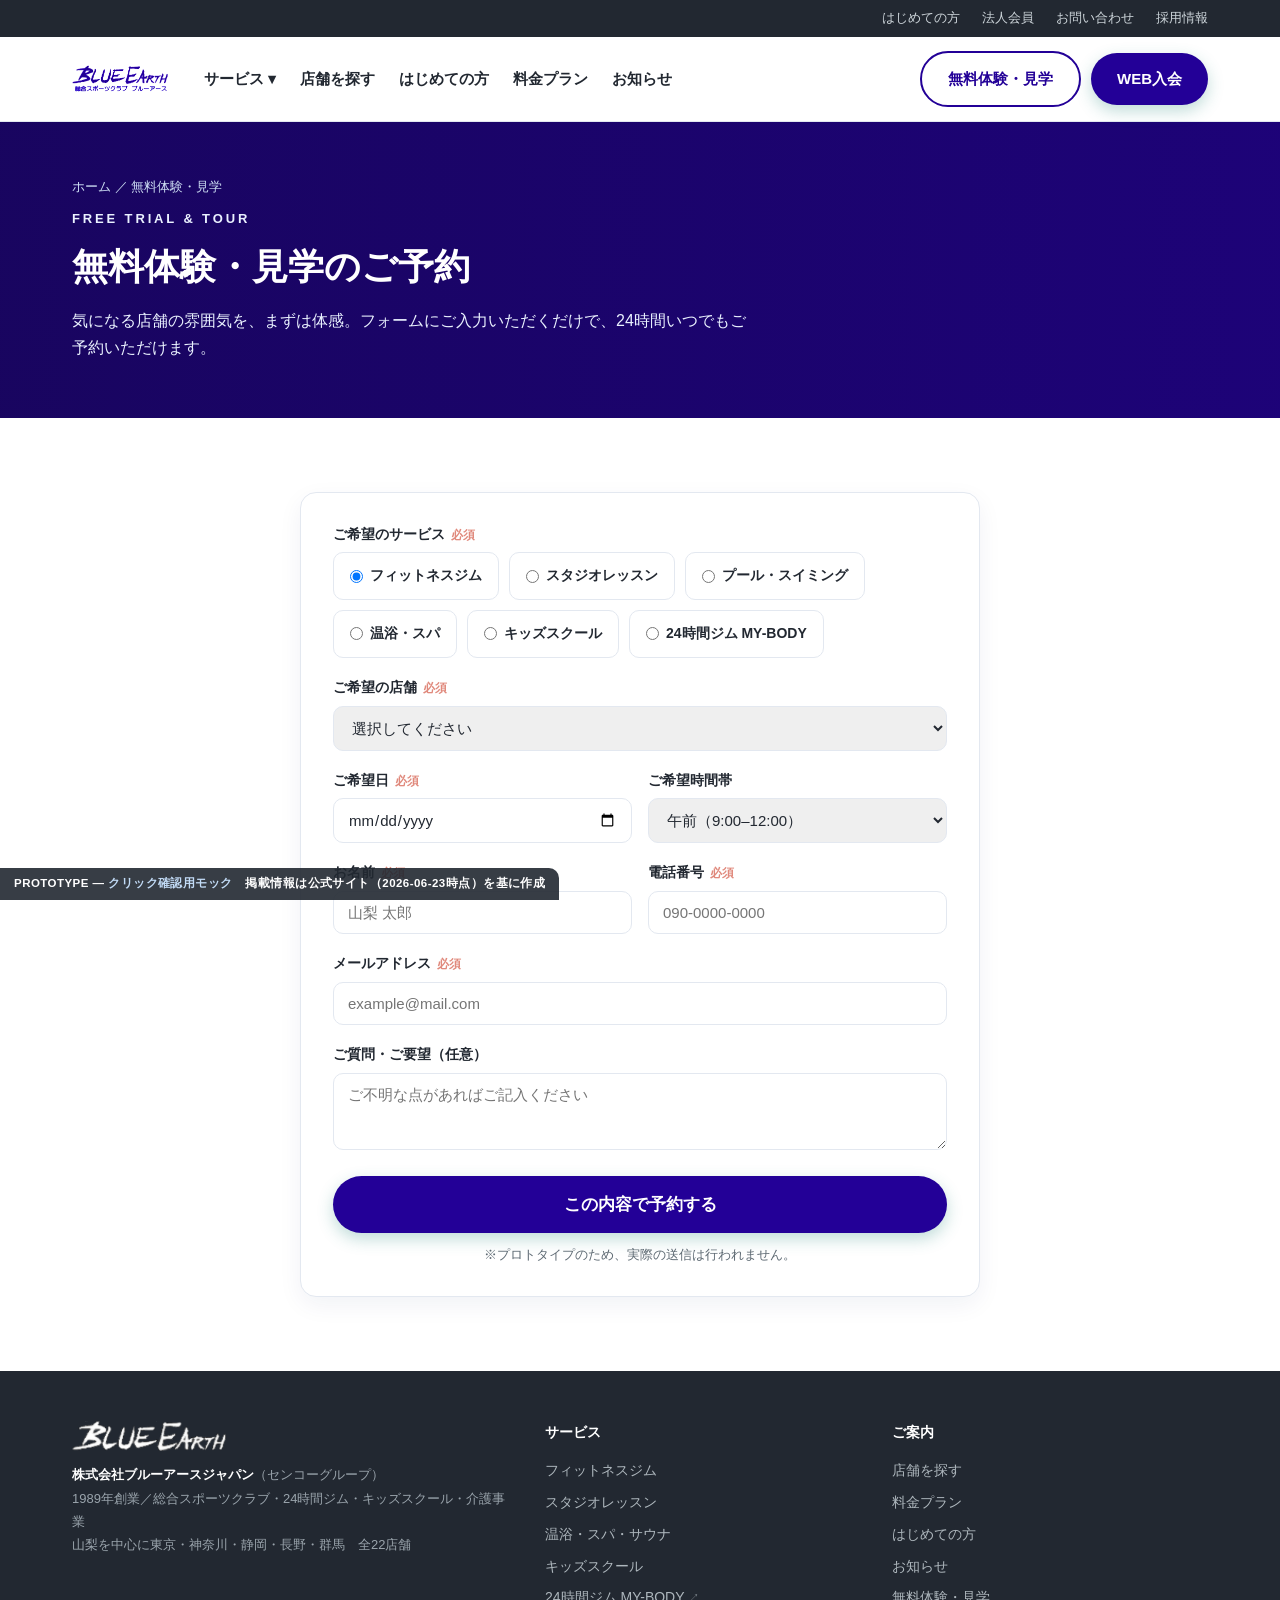
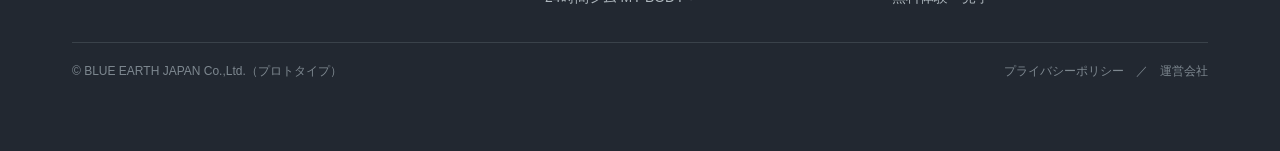
<file: trial.html>
<!DOCTYPE html>
<html lang="ja">
<head>
<meta charset="UTF-8">
<meta name="viewport" content="width=device-width, initial-scale=1.0">
<title>無料体験・見学のご予約｜総合スポーツクラブ BLUE EARTH</title>
<meta name="description" content="BLUE EARTHの無料体験・見学はWEBから24時間ご予約いただけます。ご希望の店舗・日時・サービスを選ぶだけ。">
<link rel="stylesheet" href="assets/css/be.css">
</head>
<body data-site="be" data-active="">
<div id="site-header"></div>

<main>
<section class="phero">
  <div class="phero-in">
    <div class="crumb"><a href="index.html">ホーム</a> ／ 無料体験・見学</div>
    <div class="en">FREE TRIAL & TOUR</div>
    <h1>無料体験・見学のご予約</h1>
    <p>気になる店舗の雰囲気を、まずは体感。フォームにご入力いただくだけで、24時間いつでもご予約いただけます。</p>
  </div>
</section>

<section class="block"><div class="wrap"><div class="formwrap">
  <div class="fcard">
    <form class="mock-form" data-thanks="thanks">
      <div class="field">
        <label>ご希望のサービス<span class="req">必須</span></label>
        <div class="chooser">
          <label><input type="radio" name="svc" checked>フィットネスジム</label>
          <label><input type="radio" name="svc">スタジオレッスン</label>
          <label><input type="radio" name="svc">プール・スイミング</label>
          <label><input type="radio" name="svc">温浴・スパ</label>
          <label><input type="radio" name="svc">キッズスクール</label>
          <label><input type="radio" name="svc">24時間ジム MY-BODY</label>
        </div>
      </div>
      <div class="field">
        <label>ご希望の店舗<span class="req">必須</span></label>
        <select required>
          <option value="">選択してください</option>
          <option>スポーツ・スパ店（山梨県・昭和町）</option><option>甲府店（山梨県）</option><option>敷島店（山梨県）</option><option>石和店（山梨県）</option><option>山梨店（山梨県）</option><option>南アルプス店（山梨県）</option><option>ブルーアース焼津店（静岡県）</option>
          <option>MY-BODY 潮見店（東京都）</option><option>MY-BODY 南橋本店（神奈川県）</option><option>MY-BODY 韮崎店（山梨県）</option><option>MY-BODY 前橋店（群馬県）</option><option>MY-BODY 佐久インターウェーブ店（長野県）</option><option>MY-BODY 牧之原店（静岡県）</option>
        </select>
      </div>
      <div class="frow">
        <div class="field"><label>ご希望日<span class="req">必須</span></label><input type="date" required></div>
        <div class="field"><label>ご希望時間帯</label>
          <select><option>午前（9:00–12:00）</option><option>午後（12:00–17:00）</option><option>夜（17:00–22:00）</option></select>
        </div>
      </div>
      <div class="frow">
        <div class="field"><label>お名前<span class="req">必須</span></label><input type="text" placeholder="山梨 太郎" required></div>
        <div class="field"><label>電話番号<span class="req">必須</span></label><input type="tel" placeholder="090-0000-0000" required></div>
      </div>
      <div class="field"><label>メールアドレス<span class="req">必須</span></label><input type="email" placeholder="example@mail.com" required></div>
      <div class="field"><label>ご質問・ご要望（任意）</label><textarea rows="3" placeholder="ご不明な点があればご記入ください"></textarea></div>
      <button class="btn btn-primary btn-lg" type="submit" style="width:100%">この内容で予約する</button>
      <p class="muted center" style="font-size:12.5px;margin-top:12px">※プロトタイプのため、実際の送信は行われません。</p>
    </form>
  </div>

  <div class="fcard hidden" id="thanks">
    <div class="thanks">
      <div class="chk">✓</div>
      <h2>ご予約ありがとうございます</h2>
      <p class="muted" style="margin-top:12px">ご入力いただいた内容で仮予約を承りました。<br>店舗より折り返しご連絡いたします（※サンプル動作）。</p>
      <div style="margin-top:24px;display:flex;gap:12px;justify-content:center;flex-wrap:wrap">
        <a class="btn btn-primary" href="index.html">トップに戻る</a>
        <a class="btn btn-ghost" href="stores.html">他の店舗を見る</a>
      </div>
    </div>
  </div>
</div></div></section>
</main>

<div id="site-footer"></div>
<script src="assets/data/stores.js"></script>
<script src="assets/js/site.js"></script>
</body>
</html>
</file>
<file: assets/css/be.css>
/* ============================================================
   BLUE EARTH / MY-BODY  共有スタイル（クリッカブル・プロトタイプ）
   theme: body.site-be（総合スポーツクラブ・teal） / body.site-mb（24hジム・dark）
   ============================================================ */
:root{
  /* ===== BLUE EARTH 公式ブランドカラー（blueearth.co.jp 実測 2026-06-23）=====
     primary/blue:#230097（ロゴの濃紺）, accent=primary(濃紺)に統一, cyan#00A1E3はサブ(未使用), green:#44984c
     ※既存の --teal* 変数名は据え置きのまま値を公式ブルーへ置換（全ページに一括反映） */
  --teal:#230097; --teal-dk:#230097; --teal-lt:#EAF1FC; --teal-md:#BBD7F5;
  --ink:#222831; --gray:#5E6A73; --line:#E3E8F0; --white:#fff; --bg:#F5F8FD;
  --coral:#E0897C; --gold:#D8A24E; --green:#44984C; --green-lt:#E7F3E9;
  /* MY-BODY */
  --mb-ink:#1C2126; --mb-ink2:#2A3138; --mb-gray:#8A949C; --mb-line:#2E353C;
  --mb-acc:#5CBDB4; --mb-acc-dk:#3aa79c; --mb-orange:#F0A33A; --mb-soft:#F4F7F8;
}
*{box-sizing:border-box;margin:0;padding:0}
html{scroll-behavior:smooth;scroll-padding-top:80px}
body{font-family:"Hiragino Kaku Gothic ProN","Meiryo",sans-serif;color:var(--ink);background:var(--white);line-height:1.7;-webkit-font-smoothing:antialiased}
img{display:block;max-width:100%}
a{text-decoration:none;color:inherit}
.wrap{max-width:1200px;margin:0 auto;padding:0 32px}
.btn{display:inline-flex;align-items:center;justify-content:center;gap:6px;border-radius:999px;font-weight:700;padding:13px 26px;font-size:15px;transition:.2s;white-space:nowrap;cursor:pointer;border:0;font-family:inherit}
.btn-primary{background:var(--teal-dk);color:#fff;box-shadow:0 6px 16px rgba(47,138,129,.3)}
.btn-primary:hover{background:#19006E}
.btn-ghost{background:#fff;color:var(--teal-dk);border:2px solid var(--teal)}
.btn-ghost:hover{background:var(--teal-lt)}
.btn-lg{padding:17px 36px;font-size:17px}
.muted{color:var(--gray)}
.center{text-align:center}

/* ===== 別サイト（運営会社/系列ブランド）への相互リンク ===== */
.ext{font-size:.72em;opacity:.65;margin-left:1px;vertical-align:1px}
a.cross{white-space:nowrap}
nav.main .sub a.cross{border-top:1px dashed var(--line);margin-top:4px;color:var(--teal-dk)}
.drawer .panel a.cross{color:var(--teal-dk)}
body.site-mb .drawer .panel a.cross{color:var(--mb-acc-dk)}

/* ===== Prototype ribbon ===== */
.proto-ribbon{position:fixed;left:0;bottom:0;z-index:200;background:var(--ink);color:#fff;font-size:11.5px;font-weight:700;letter-spacing:.04em;padding:6px 14px;border-radius:0 10px 0 0;opacity:.9}
.proto-ribbon b{color:var(--teal-md)}

/* ===== Utility bar ===== */
.util{background:var(--ink);color:#cdd5da;font-size:12.5px}
.util .wrap{display:flex;justify-content:flex-end;gap:22px;padding:8px 32px}
.util a:hover{color:#fff}

/* ===== Header ===== */
header.site{position:sticky;top:0;z-index:50;background:rgba(255,255,255,.96);backdrop-filter:blur(6px);border-bottom:1px solid var(--line)}
.hbar{display:flex;align-items:center;gap:28px;padding:14px 32px;max-width:1200px;margin:0 auto}
.logo{display:flex;align-items:center}
.logo img{height:30px;display:block}
nav.main{display:flex;gap:24px;font-size:15px;font-weight:600;margin-left:8px}
nav.main > a, nav.main .has-sub > a{padding:6px 0;position:relative;color:var(--ink);display:inline-flex;align-items:center;gap:4px}
nav.main a:hover{color:var(--teal-dk)}
nav.main > a::after, nav.main .has-sub > a::after{content:"";position:absolute;left:0;bottom:-2px;width:0;height:2px;background:var(--teal);transition:.2s}
nav.main > a:hover::after, nav.main .has-sub:hover > a::after{width:100%}
nav.main a.active{color:var(--teal-dk)}
nav.main a.active::after{width:100%}
/* dropdown */
.has-sub{position:relative}
.has-sub .sub{position:absolute;top:100%;left:-14px;background:#fff;border:1px solid var(--line);border-radius:12px;box-shadow:0 14px 34px rgba(25,30,110,.14);padding:8px;min-width:210px;opacity:0;visibility:hidden;transform:translateY(6px);transition:.16s}
.has-sub:hover .sub{opacity:1;visibility:visible;transform:translateY(0)}
.has-sub .sub a{display:block;padding:9px 14px;border-radius:8px;font-size:14.5px;font-weight:600;color:var(--ink)}
.has-sub .sub a:hover{background:var(--teal-lt);color:var(--teal-dk)}
.hcta{margin-left:auto;display:flex;gap:10px;align-items:center}
.hamb{display:none;flex-direction:column;gap:5px;cursor:pointer;margin-left:auto;background:none;border:0;padding:4px}
.hamb span{width:26px;height:3px;background:var(--teal-dk);border-radius:2px;transition:.2s}
/* mobile drawer */
.drawer{position:fixed;inset:0;z-index:99;background:rgba(20,30,28,.5);opacity:0;visibility:hidden;transition:.2s}
.drawer.open{opacity:1;visibility:visible}
.drawer .panel{position:absolute;right:0;top:0;height:100%;width:min(82%,330px);background:#fff;transform:translateX(100%);transition:.24s;padding:20px;overflow:auto}
.drawer.open .panel{transform:translateX(0)}
.drawer .panel a{display:block;padding:13px 6px;border-bottom:1px solid var(--line);font-weight:700;color:var(--ink)}
.drawer .panel .sec{font-size:12px;color:var(--gray);font-weight:700;margin-top:16px;letter-spacing:.06em}
.drawer .x{float:right;font-size:26px;line-height:1;border:0;background:none;cursor:pointer;color:var(--ink)}
.drawer .dcta{margin-top:18px;display:grid;gap:10px}

/* ===== Hero (generic page) ===== */
.hero{position:relative;background:#230097 center/cover;color:#fff;overflow:hidden}
.hero::after{content:"";position:absolute;inset:0;background:linear-gradient(90deg,rgba(22,6,82,.82) 0%,rgba(22,6,82,.55) 50%,rgba(22,6,82,.25) 100%)}
.hero-in{position:relative;z-index:2;max-width:1200px;margin:0 auto;padding:78px 32px 92px}
.hero h1{font-size:50px;line-height:1.25;font-weight:800;letter-spacing:.01em;text-shadow:0 2px 14px rgba(0,40,36,.25)}
.hero h1 .accent{color:#EAF1FF}
.hero p.lead{margin-top:20px;font-size:19px;font-weight:500;max-width:620px;text-shadow:0 1px 8px rgba(0,40,36,.25)}
.hero .badges{margin-top:14px;display:flex;gap:10px;flex-wrap:wrap}
.hero .badges span{background:rgba(255,255,255,.22);border:1px solid rgba(255,255,255,.4);padding:5px 13px;border-radius:999px;font-size:13px;font-weight:600}
.hero-cta{margin-top:30px;display:flex;gap:14px;flex-wrap:wrap}
.hero-cta .btn-primary{background:#fff;color:var(--teal-dk)}
.hero-cta .btn-ghost{background:transparent;color:#fff;border-color:rgba(255,255,255,.85)}
/* compact page hero */
.phero{position:relative;background:var(--teal-dk) center/cover;color:#fff;overflow:hidden}
.phero::after{content:"";position:absolute;inset:0;background:linear-gradient(90deg,rgba(22,6,82,.8),rgba(22,6,82,.45))}
.phero-in{position:relative;z-index:2;max-width:1200px;margin:0 auto;padding:54px 32px 56px}
.phero .crumb{font-size:13px;color:#CFE0F5;margin-bottom:10px}
.phero .crumb a:hover{color:#fff;text-decoration:underline}
.phero .en{font-size:13px;letter-spacing:.22em;font-weight:700;color:#EAF1FF}
.phero h1{font-size:36px;font-weight:800;margin-top:6px}
.phero p{margin-top:10px;font-size:16px;max-width:680px;color:#EAF2FF}

/* ===== Store search bar ===== */
.search{position:relative;z-index:3;max-width:1040px;margin:-44px auto 0;background:#fff;border-radius:16px;box-shadow:0 16px 40px rgba(25,30,110,.16);padding:22px 26px}
.search h2{font-size:16px;color:var(--teal-dk);font-weight:800;display:flex;align-items:center;gap:8px}
.search h2 .pin{width:20px;height:20px;border-radius:50%;background:var(--teal);display:inline-block}
.search .areas{margin-top:14px;display:flex;gap:10px;flex-wrap:wrap}
.search .areas a{border:1.5px solid var(--line);border-radius:10px;padding:10px 18px;font-weight:700;font-size:14.5px;color:var(--ink);transition:.15s}
.search .areas a:hover{border-color:var(--teal);background:var(--teal-lt);color:var(--teal-dk)}
.search .areas a.go{border-color:var(--teal);background:var(--teal);color:#fff}

/* ===== Section base ===== */
section.block{padding:74px 0}
section.block.tight{padding:52px 0}
.shead{text-align:center;margin-bottom:44px}
.shead .en{font-size:13px;letter-spacing:.22em;color:var(--teal);font-weight:700}
.shead h2{font-size:31px;font-weight:800;margin-top:6px}
.shead p{color:var(--gray);margin-top:10px;font-size:15.5px}
.bg-soft{background:var(--bg)}
.bg-teal-lt{background:var(--teal-lt)}

/* ===== Cards / categories ===== */
.cats{display:grid;grid-template-columns:repeat(3,1fr);gap:22px}
.cat{border-radius:16px;overflow:hidden;background:#fff;box-shadow:0 8px 24px rgba(25,30,110,.08);border:1px solid var(--line);transition:.2s}
.cat:hover{transform:translateY(-4px);box-shadow:0 16px 34px rgba(25,30,110,.16)}
.cat .ph{height:172px;background-size:cover;background-position:center;background-repeat:no-repeat;background-color:#DBE5F5}
.cat .body{padding:20px 22px 24px}
.cat .tag{font-size:12px;font-weight:700;color:var(--teal-dk);letter-spacing:.05em}
.cat h3{font-size:20px;font-weight:800;margin-top:4px}
.cat p{color:var(--gray);font-size:14px;margin-top:8px}
.cat .more{margin-top:14px;color:var(--teal-dk);font-weight:700;font-size:14px}

/* ===== 3 steps ===== */
.steps{display:grid;grid-template-columns:repeat(3,1fr);gap:20px;position:relative}
.step{background:#fff;border-radius:16px;padding:30px 26px;text-align:center;box-shadow:0 8px 22px rgba(25,30,110,.07)}
.step .no{width:54px;height:54px;border-radius:50%;background:var(--teal);color:#fff;font-weight:800;font-size:22px;display:flex;align-items:center;justify-content:center;margin:0 auto 14px}
.step h3{font-size:19px;font-weight:800}
.step p{color:var(--gray);font-size:14px;margin-top:8px}
.steps .arrow{position:absolute;top:46px;font-size:26px;color:var(--teal);font-weight:700}

/* ===== News / campaign ===== */
.news{display:grid;grid-template-columns:1.1fr 1fr;gap:36px;align-items:start}
.panel h3.ph3{font-size:21px;font-weight:800;border-left:5px solid var(--teal);padding-left:12px;margin-bottom:16px}
.nlist a{display:flex;gap:16px;padding:14px 4px;border-bottom:1px solid var(--line);align-items:center}
.nlist a:hover{background:var(--teal-lt)}
.nlist .date{font-size:13px;color:var(--gray);font-weight:600;white-space:nowrap}
.nlist .cat-chip{font-size:11px;font-weight:700;color:#fff;background:var(--teal);padding:3px 10px;border-radius:6px;white-space:nowrap}
.nlist .t{font-size:14.5px;font-weight:600}
.camps{display:grid;grid-template-columns:1fr 1fr;gap:16px}
.camp{border-radius:14px;overflow:hidden;box-shadow:0 8px 20px rgba(25,30,110,.1);color:#fff;min-height:148px;padding:18px;display:flex;flex-direction:column;justify-content:flex-end;position:relative}
.camp.a{background:linear-gradient(135deg,#3E2BB8,#230097)} .camp.b{background:linear-gradient(135deg,#E0A36A,#D8843E)}
.camp .lab{font-size:12px;font-weight:700;opacity:.9}
.camp h4{font-size:18px;font-weight:800;margin-top:4px;line-height:1.4}

/* ===== CTA band ===== */
.cta-band{position:relative;color:#fff;text-align:center;background:#230097 center/cover}
.cta-band::after{content:"";position:absolute;inset:0;background:rgba(22,6,82,.66)}
.cta-band .in{position:relative;z-index:2;padding:60px 32px}
.cta-band h2{font-size:30px;font-weight:800}
.cta-band p{margin-top:10px;font-size:16px}
.cta-band .row{margin-top:24px;display:flex;gap:14px;justify-content:center;flex-wrap:wrap}
.cta-band .btn-primary{background:#fff;color:var(--teal-dk)}
.cta-band .btn-ghost{background:transparent;border-color:#fff;color:#fff}

/* ===== Footer ===== */
footer.site{background:var(--ink);color:#aeb7bd;padding:50px 0 70px;font-size:14px}
.fgrid{display:grid;grid-template-columns:1.4fr 1fr 1fr;gap:30px;padding-bottom:28px;border-bottom:1px solid #3a424a}
footer.site .logo{margin-bottom:12px}
.fcol h4{color:#fff;font-size:14px;margin-bottom:10px}
.fcol a{display:block;padding:4px 0}
.fcol a:hover{color:#fff}
.corp{font-size:13px;line-height:1.8;color:#9aa4ac}
.corp .nm{color:#fff;font-weight:700}
.corp .grp{display:inline-block;margin-top:8px;font-weight:700}
.fbar{padding-top:18px;font-size:12px;color:#7e8890;display:flex;justify-content:space-between;flex-wrap:wrap;gap:8px}

/* ===== Stores list ===== */
.area-tabs{display:flex;gap:8px;flex-wrap:wrap;justify-content:center;margin-bottom:30px}
.area-tabs button{border:1.5px solid var(--line);background:#fff;border-radius:999px;padding:9px 20px;font-weight:700;font-size:14.5px;color:var(--ink);cursor:pointer;font-family:inherit;transition:.15s}
.area-tabs button:hover{border-color:var(--teal)}
.area-tabs button.active{background:var(--teal-dk);border-color:var(--teal-dk);color:#fff}
.store-grid{display:grid;grid-template-columns:repeat(3,1fr);gap:22px}
.scard{border:1px solid var(--line);border-radius:14px;overflow:hidden;background:#fff;transition:.2s;display:flex;flex-direction:column}
.scard:hover{transform:translateY(-3px);box-shadow:0 14px 30px rgba(25,30,110,.14)}
.scard .ph{height:150px;background:#DBE5F5 center/cover}
.scard .body{padding:16px 18px 18px;flex:1;display:flex;flex-direction:column}
.scard .pref{font-size:12px;font-weight:700;color:var(--teal-dk)}
.scard h3{font-size:18px;font-weight:800;margin-top:3px}
.scard .addr{font-size:13px;color:var(--gray);margin-top:6px}
.scard .tags{margin-top:10px;display:flex;gap:6px;flex-wrap:wrap}
.scard .tg{font-size:11px;font-weight:700;background:var(--teal-lt);color:var(--teal-dk);padding:3px 9px;border-radius:6px}
.scard .tg.mb{background:#FFF1DC;color:#b9772e}
.scard .more{margin-top:14px;color:var(--teal-dk);font-weight:700;font-size:13.5px}
.empty{grid-column:1/-1;text-align:center;color:var(--gray);padding:50px 0}

/* ===== Store detail ===== */
.detail-hero{height:340px;background:#230097 center/cover;position:relative}
.detail-hero::after{content:"";position:absolute;inset:0;background:linear-gradient(0deg,rgba(22,6,82,.6),rgba(22,6,82,.1))}
.detail-head{position:relative;margin-top:-70px;z-index:3}
.detail-card{background:#fff;border-radius:16px;box-shadow:0 16px 40px rgba(25,30,110,.16);padding:28px 30px}
.detail-card .pref{color:var(--teal-dk);font-weight:700;font-size:13px}
.detail-card h1{font-size:30px;font-weight:800;margin-top:2px}
.detail-card .meta{margin-top:10px;color:var(--gray);font-size:14.5px;line-height:1.9}
.detail-grid{display:grid;grid-template-columns:1.6fr 1fr;gap:34px;margin-top:30px}
.facts{list-style:none;border:1px solid var(--line);border-radius:14px;overflow:hidden}
.facts li{display:flex;border-bottom:1px solid var(--line);font-size:14.5px}
.facts li:last-child{border-bottom:0}
.facts .k{background:var(--bg);font-weight:700;width:120px;padding:13px 16px;color:var(--ink)}
.facts .v{padding:13px 16px;color:var(--gray);flex:1}
.svc-pills{display:flex;gap:8px;flex-wrap:wrap;margin-top:14px}
.svc-pills span{background:var(--teal-lt);color:var(--teal-dk);font-weight:700;font-size:13px;padding:6px 13px;border-radius:999px}
.sidebox{border:1px solid var(--line);border-radius:14px;padding:22px;background:var(--bg)}
.sidebox h3{font-size:16px;font-weight:800;margin-bottom:12px}
.gallery{display:grid;grid-template-columns:repeat(3,1fr);gap:12px;margin-top:14px}
.gallery .g{height:130px;border-radius:10px;background:#DBE5F5 center/cover}

/* ===== Generic content ===== */
.feats{display:grid;grid-template-columns:repeat(3,1fr);gap:22px}
.feat{border-radius:14px;overflow:hidden;background:#fff;border:1px solid var(--line);box-shadow:0 8px 22px rgba(20,30,35,.06)}
.feat .ph{height:158px;background-size:cover;background-position:center;background-color:#2a3138}
.feat .body{padding:20px 22px 24px}
.feat h3{font-size:19px;font-weight:800} .feat p{color:var(--gray);font-size:14px;margin-top:8px}
.split{display:grid;grid-template-columns:1fr 1fr;gap:40px;align-items:center}
.split img,.split .imgbox{border-radius:16px;width:100%;height:340px;object-fit:cover;background:#DBE5F5 center/cover}
.split h2{font-size:27px;font-weight:800}
.split p{color:var(--gray);margin-top:12px;font-size:15.5px}
.ulist{list-style:none;margin-top:16px}
.ulist li{padding:8px 0 8px 26px;position:relative;font-size:15px}
.ulist li::before{content:"✓";position:absolute;left:0;color:var(--teal-dk);font-weight:900}

/* ===== Pricing table ===== */
.plans{display:grid;grid-template-columns:repeat(3,1fr);gap:20px}
.plan{background:#fff;border-radius:16px;border:1px solid var(--line);padding:28px 24px;text-align:center;position:relative}
.plan.feat-plan{border:2px solid var(--teal);box-shadow:0 14px 30px rgba(92,189,180,.22)}
.plan .rec{position:absolute;top:-13px;left:50%;transform:translateX(-50%);background:var(--teal);color:#fff;font-weight:800;font-size:12px;padding:4px 16px;border-radius:999px}
.plan h3{font-size:18px;font-weight:800}
.plan .pr{margin:12px 0 4px;font-size:34px;font-weight:900;color:var(--ink)} .plan .pr small{font-size:14px;color:var(--gray);font-weight:600}
.plan ul{list-style:none;text-align:left;margin-top:16px;font-size:14px;color:var(--ink)}
.plan li{padding:7px 0 7px 24px;position:relative;border-bottom:1px dashed var(--line)}
.plan li::before{content:"✓";position:absolute;left:0;color:var(--teal-dk);font-weight:900}
.plan .btn{margin-top:18px;width:100%}

/* ===== Forms ===== */
.formwrap{max-width:680px;margin:0 auto}
.fcard{background:#fff;border:1px solid var(--line);border-radius:16px;padding:30px 32px;box-shadow:0 8px 24px rgba(25,30,110,.06)}
.field{margin-bottom:18px}
.field label{display:block;font-weight:700;font-size:14px;margin-bottom:6px}
.field label .req{color:var(--coral);font-size:12px;margin-left:6px}
.field input,.field select,.field textarea{width:100%;border:1.5px solid var(--line);border-radius:10px;padding:12px 14px;font-size:15px;font-family:inherit;color:var(--ink)}
.field input:focus,.field select:focus,.field textarea:focus{outline:none;border-color:var(--teal)}
.frow{display:grid;grid-template-columns:1fr 1fr;gap:16px}
.chooser{display:flex;gap:10px;flex-wrap:wrap}
.chooser label{display:inline-flex;align-items:center;gap:7px;border:1.5px solid var(--line);border-radius:10px;padding:11px 16px;cursor:pointer;font-weight:600;font-size:14px;margin:0}
.chooser input{width:auto}
.steps-bar{display:flex;gap:8px;justify-content:center;margin-bottom:26px;flex-wrap:wrap}
.steps-bar .sb{display:flex;align-items:center;gap:8px;color:var(--gray);font-weight:700;font-size:13.5px}
.steps-bar .sb .n{width:26px;height:26px;border-radius:50%;background:var(--line);color:#fff;display:flex;align-items:center;justify-content:center;font-size:13px}
.steps-bar .sb.on{color:var(--teal-dk)} .steps-bar .sb.on .n{background:var(--teal-dk)}
.steps-bar .sep{color:var(--line)}
.thanks{text-align:center;padding:30px 10px}
.thanks .chk{width:74px;height:74px;border-radius:50%;background:var(--green-lt);color:var(--green);display:flex;align-items:center;justify-content:center;font-size:38px;margin:0 auto 18px}
.thanks h2{font-size:26px;font-weight:800}
.hidden{display:none}

/* ===== Synergy band (MY-BODY) ===== */
.syn{background:linear-gradient(120deg,rgba(20,68,62,.93),rgba(24,90,82,.72)),url(../img/mb_syn.jpg) center/cover;color:#fff;border-radius:20px;padding:46px 48px;display:grid;grid-template-columns:1.3fr 1fr;gap:32px;align-items:center;position:relative;overflow:hidden}
.syn h2{font-size:27px;font-weight:900;line-height:1.4}
.syn p{margin-top:12px;font-size:15.5px;color:#EAF2FF}
.syn .chips{margin-top:16px;display:flex;gap:10px;flex-wrap:wrap}
.syn .chips span{background:rgba(255,255,255,.18);border:1px solid rgba(255,255,255,.35);border-radius:999px;padding:6px 15px;font-size:13.5px;font-weight:700}
.syn .card{background:rgba(255,255,255,.12);border:1px solid rgba(255,255,255,.25);border-radius:14px;padding:24px;text-align:center}
.syn .card .big{font-size:22px;font-weight:900} .syn .card .sub{font-size:13px;color:#EAF2FF;margin-top:6px}
@media(max-width:640px){.syn{grid-template-columns:1fr;padding:30px 24px}}

/* ============================================================
   MY-BODY theme overrides （dark / orange）
   ============================================================ */
body.site-mb{color:var(--mb-ink);background:#fff}
body.site-mb header.site{background:rgba(28,33,38,.92);border-bottom:1px solid var(--mb-line)}
body.site-mb nav.main{color:#cdd5da}
body.site-mb nav.main > a, body.site-mb nav.main .has-sub > a{color:#cdd5da}
body.site-mb nav.main a:hover{color:var(--mb-orange)}
body.site-mb nav.main > a::after, body.site-mb nav.main .has-sub > a::after{background:var(--mb-orange)}
body.site-mb nav.main a.active{color:var(--mb-orange)}
body.site-mb .hamb span{background:#fff}
body.site-mb .logo-mb{display:flex;align-items:center;gap:10px;color:#fff;font-weight:900;font-size:23px;letter-spacing:.08em}
body.site-mb .logo-mb .mark{width:32px;height:32px;border-radius:7px;background:var(--mb-orange);display:flex;align-items:center;justify-content:center;color:#1C2126;font-size:15px;font-weight:900}
body.site-mb .btn-primary{background:var(--mb-orange);color:#1C2126;box-shadow:0 6px 16px rgba(240,163,58,.35)}
body.site-mb .btn-primary:hover{background:#e0941f}
body.site-mb .btn-ghost{background:transparent;color:#fff;border:2px solid rgba(255,255,255,.7)}
body.site-mb .btn-ghost:hover{background:rgba(255,255,255,.1)}
body.site-mb .hero,body.site-mb .phero{background-color:var(--mb-ink)}
body.site-mb .hero::after{background:linear-gradient(90deg,rgba(16,20,24,.85),rgba(16,20,24,.6) 55%,rgba(16,20,24,.35))}
body.site-mb .phero::after{background:linear-gradient(90deg,rgba(16,20,24,.85),rgba(16,20,24,.5))}
body.site-mb .shead .en{color:var(--mb-acc-dk)}
body.site-mb .area-tabs button.active{background:var(--mb-ink);border-color:var(--mb-ink)}
body.site-mb .area-tabs button:hover{border-color:var(--mb-orange)}
body.site-mb .scard .pref{color:#b9772e}
body.site-mb .scard .tg{background:#FFF1DC;color:#b9772e}
body.site-mb .scard .more{color:#b9772e}
body.site-mb .plan.feat-plan{border-color:var(--mb-orange);box-shadow:0 14px 30px rgba(240,163,58,.18)}
body.site-mb .plan .rec{background:var(--mb-orange);color:#1C2126}
body.site-mb footer.site{background:#13171b}
body.site-mb .drawer .panel a{color:var(--mb-ink)}

/* ===== responsive ===== */
@media(max-width:860px){
  .cats,.store-grid,.feats,.plans{grid-template-columns:1fr 1fr}
  .detail-grid,.split,.news{grid-template-columns:1fr;gap:26px}
}
@media(max-width:640px){
  .wrap,.hbar,.hero-in,.phero-in{padding-left:18px;padding-right:18px}
  nav.main,.util,.hcta{display:none}
  .hamb{display:flex}
  .hbar{gap:10px}
  .hero-in{padding:46px 18px 64px}
  .hero h1{font-size:31px}.hero p.lead{font-size:16px}
  .phero h1{font-size:27px}
  .search{margin:-30px 16px 0;padding:18px}
  .search .areas{display:grid;grid-template-columns:repeat(3,1fr);gap:8px}
  .search .areas a{padding:12px 4px;font-size:13px;text-align:center;justify-content:center}
  .search .areas a.go{grid-column:1/-1}
  section.block{padding:48px 0}
  .shead h2{font-size:24px}
  .cats,.store-grid,.feats,.plans,.steps{grid-template-columns:1fr;gap:16px}
  .steps .arrow{display:none}
  .camps{grid-template-columns:1fr 1fr}
  .fgrid{grid-template-columns:1fr;gap:20px}
  .frow{grid-template-columns:1fr}
  .gallery{grid-template-columns:1fr 1fr}
  .cta-band h2{font-size:23px}
  .fcard{padding:22px 18px}
}
</file>
